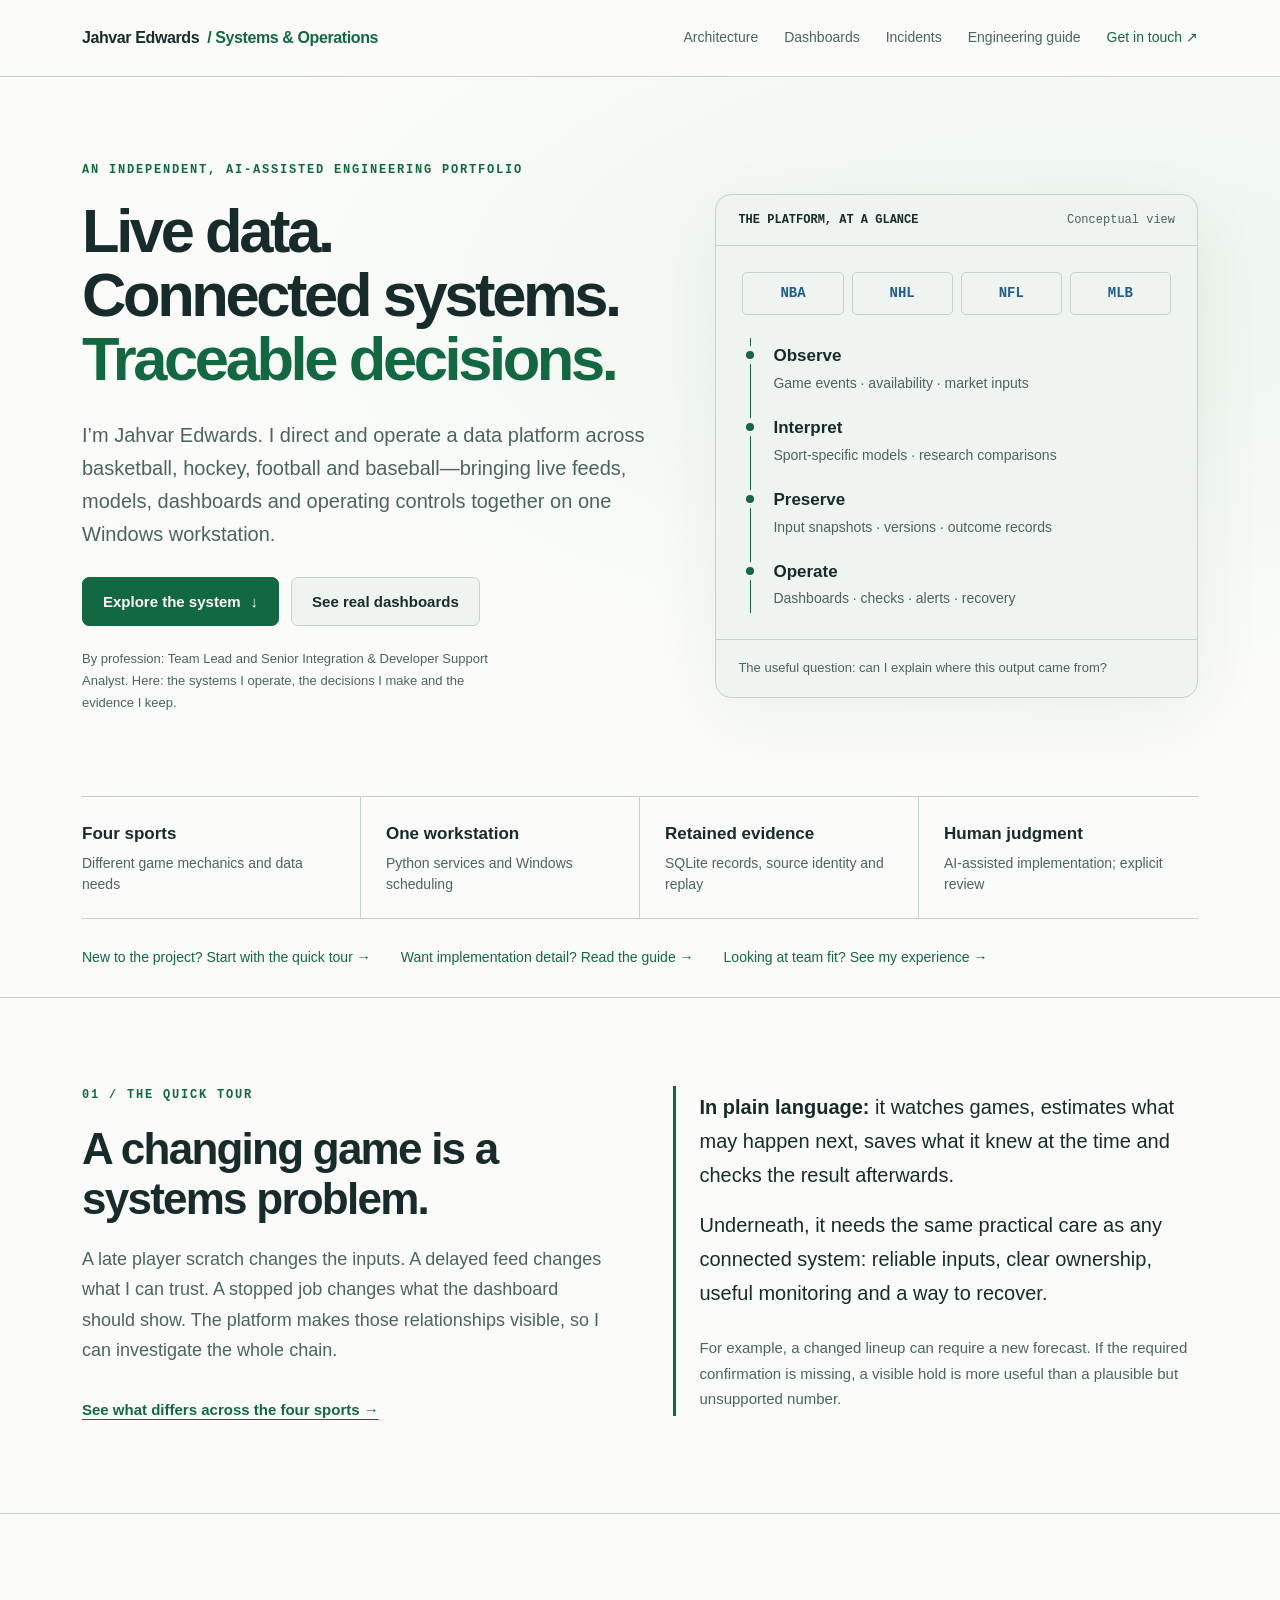
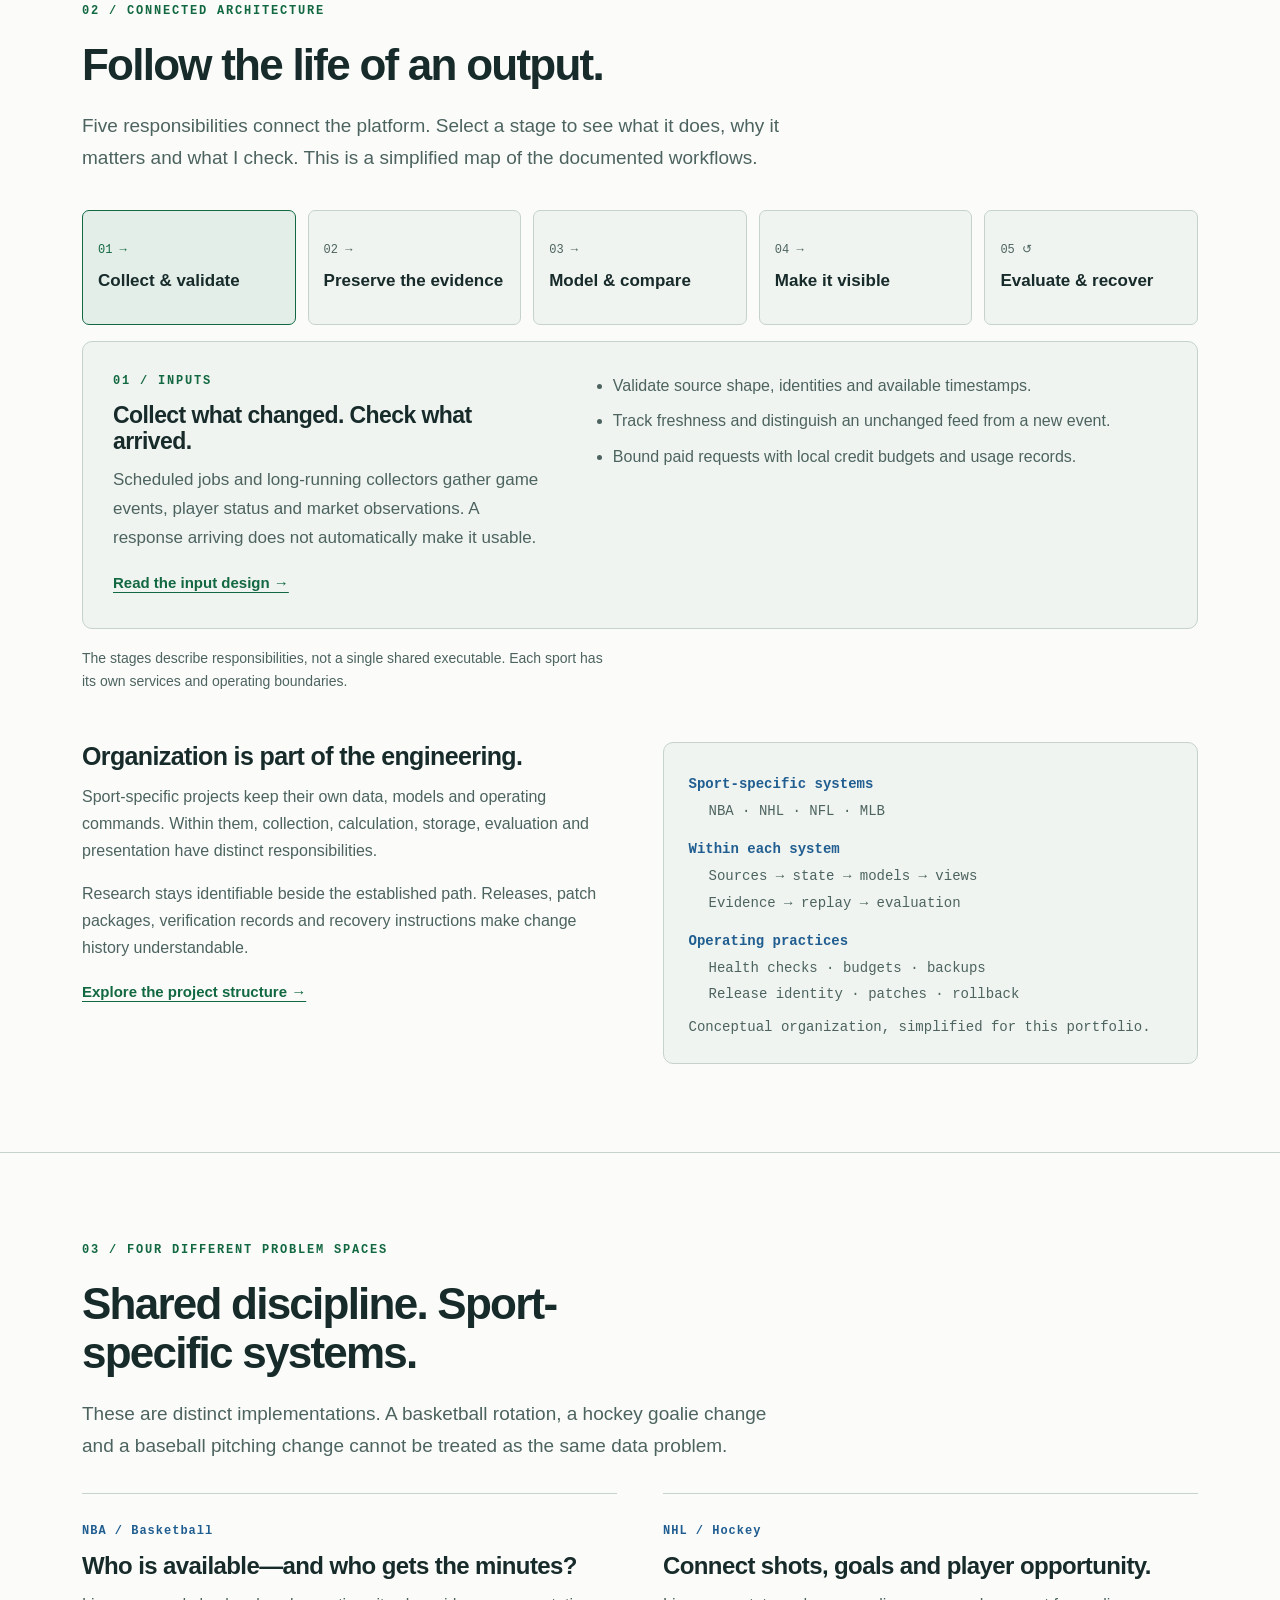
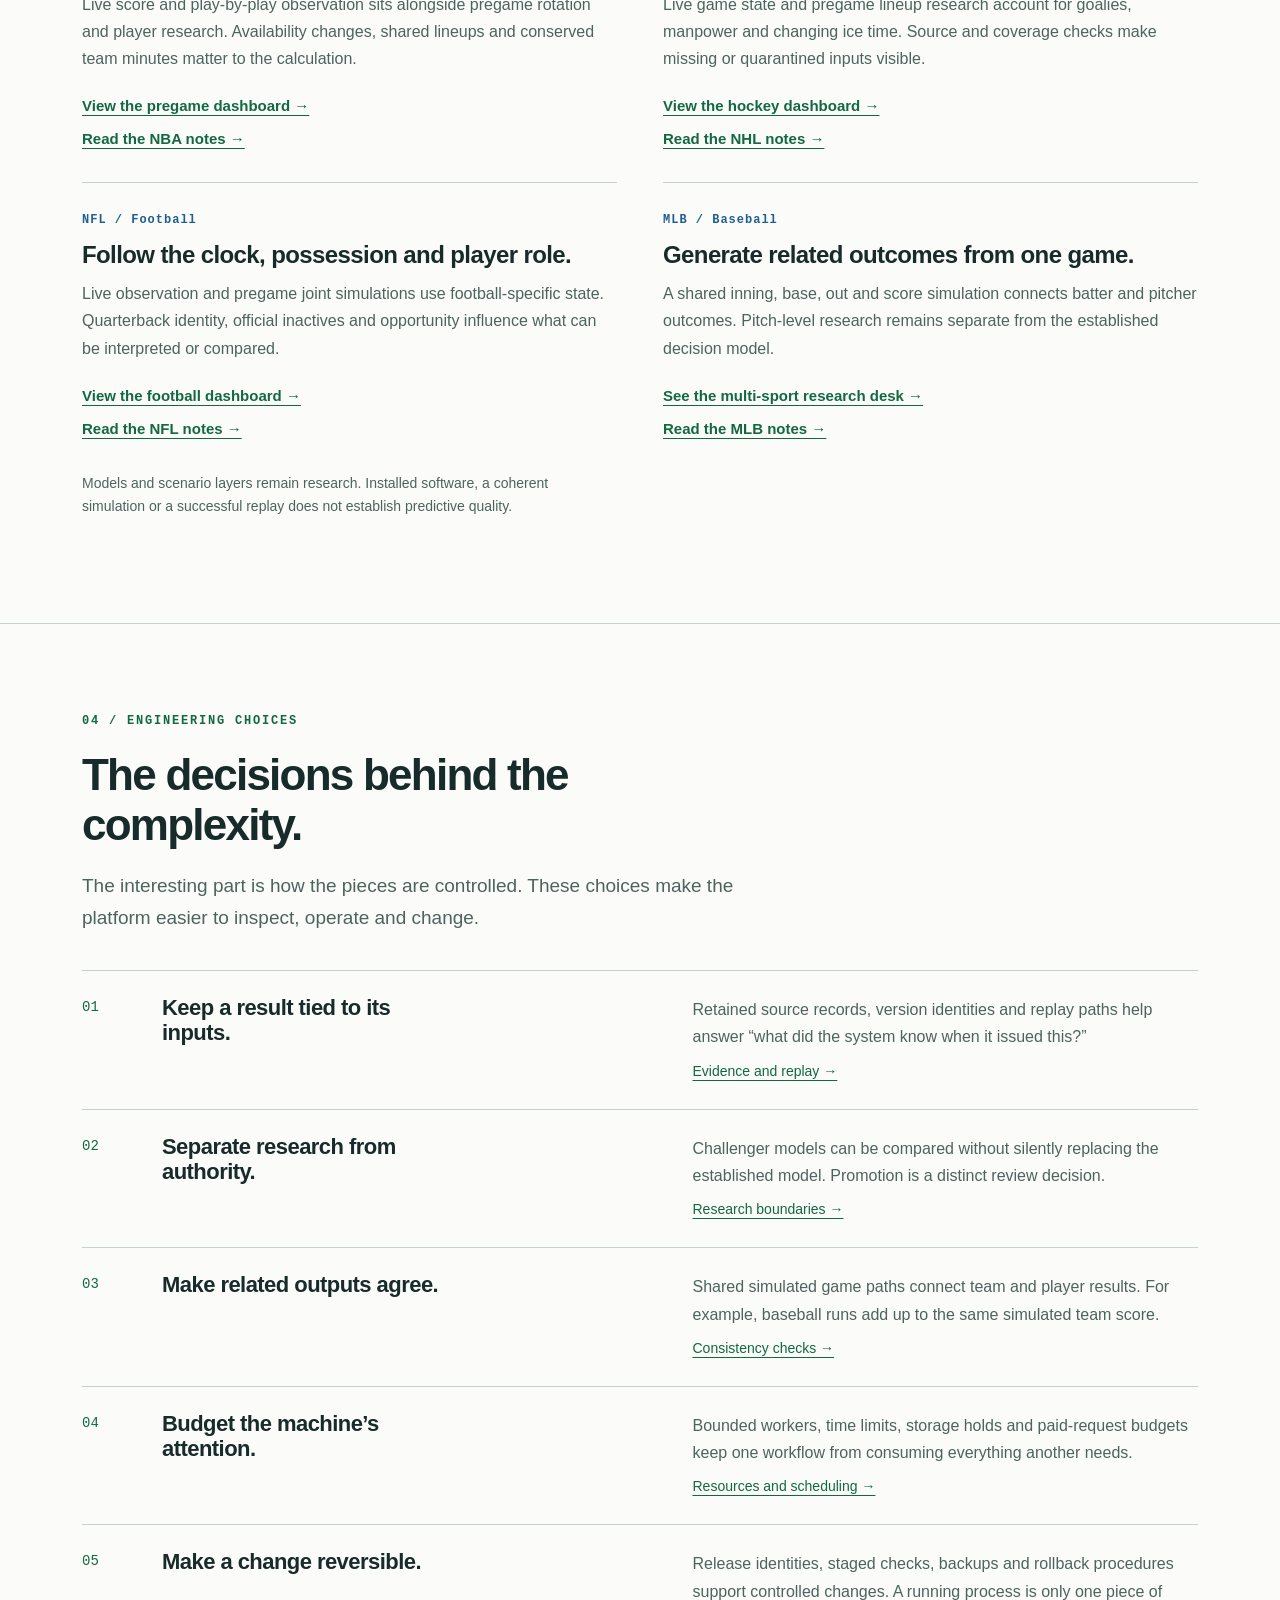
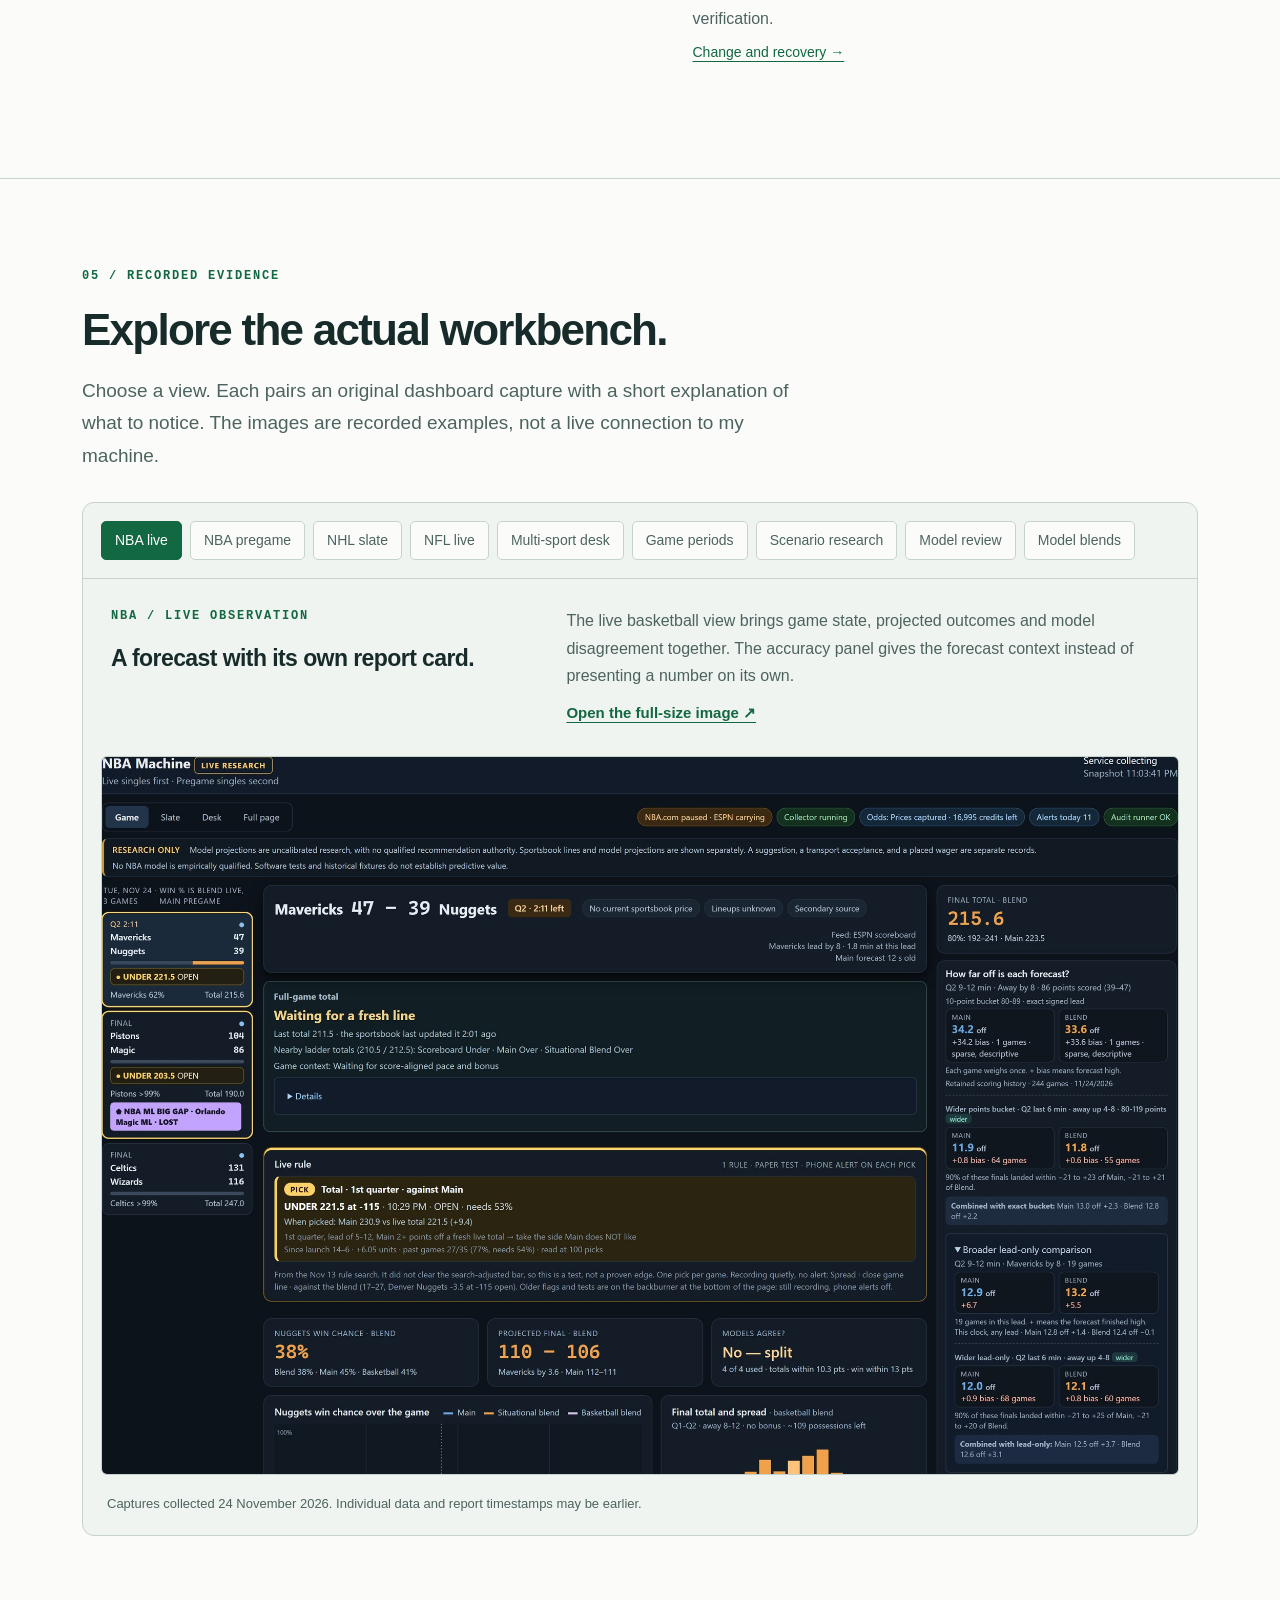
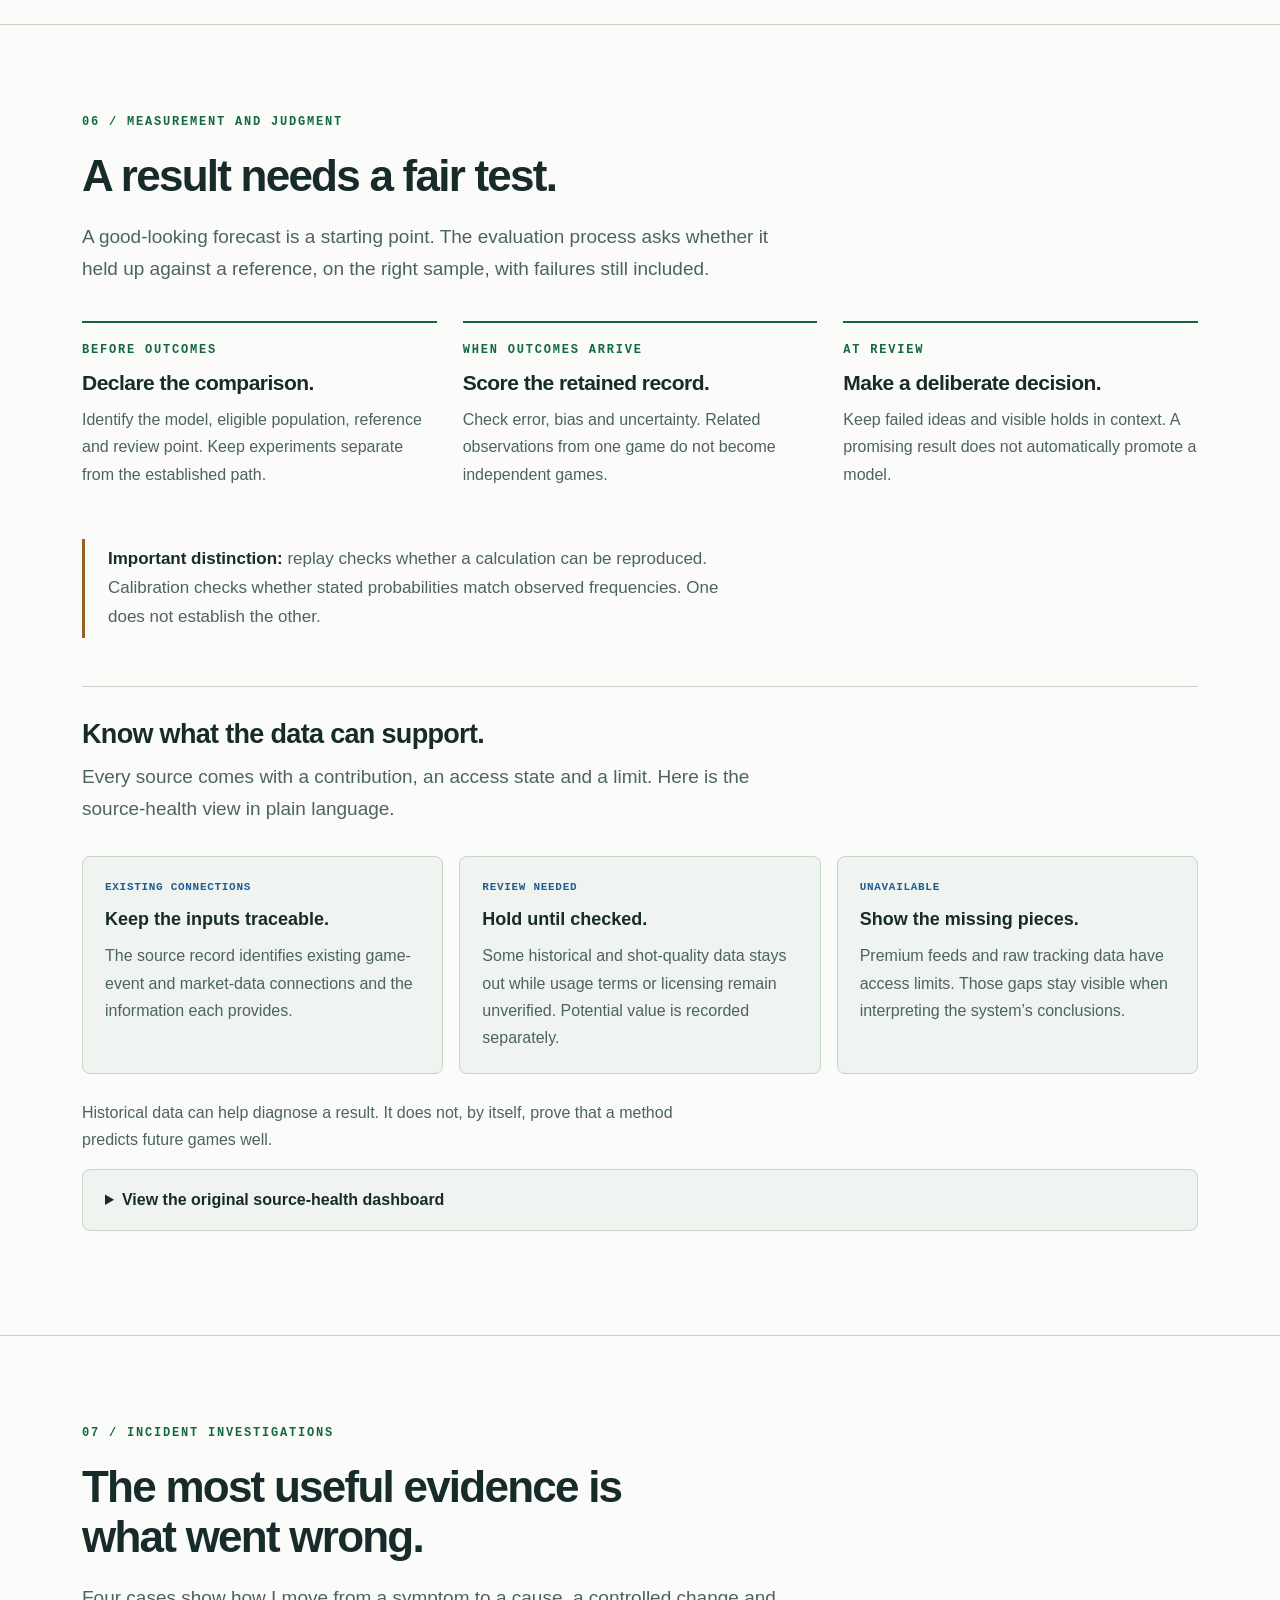
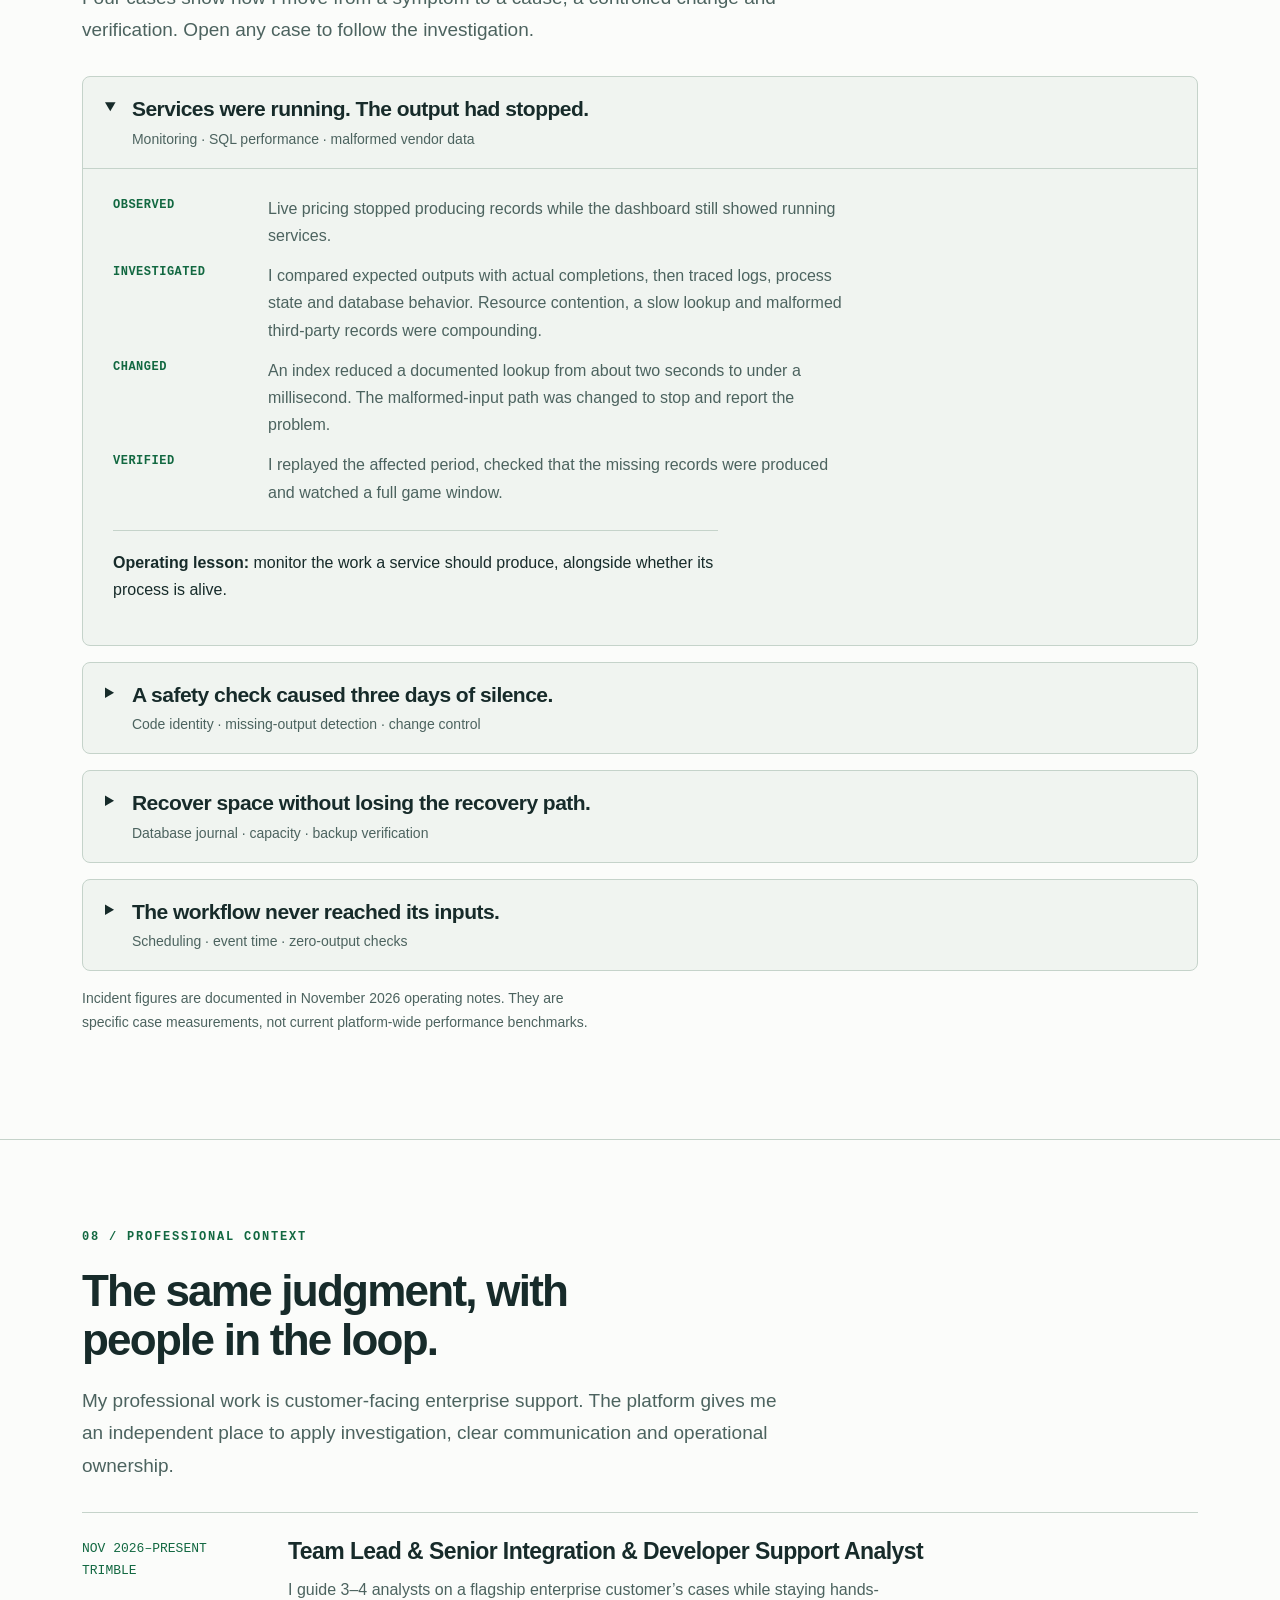
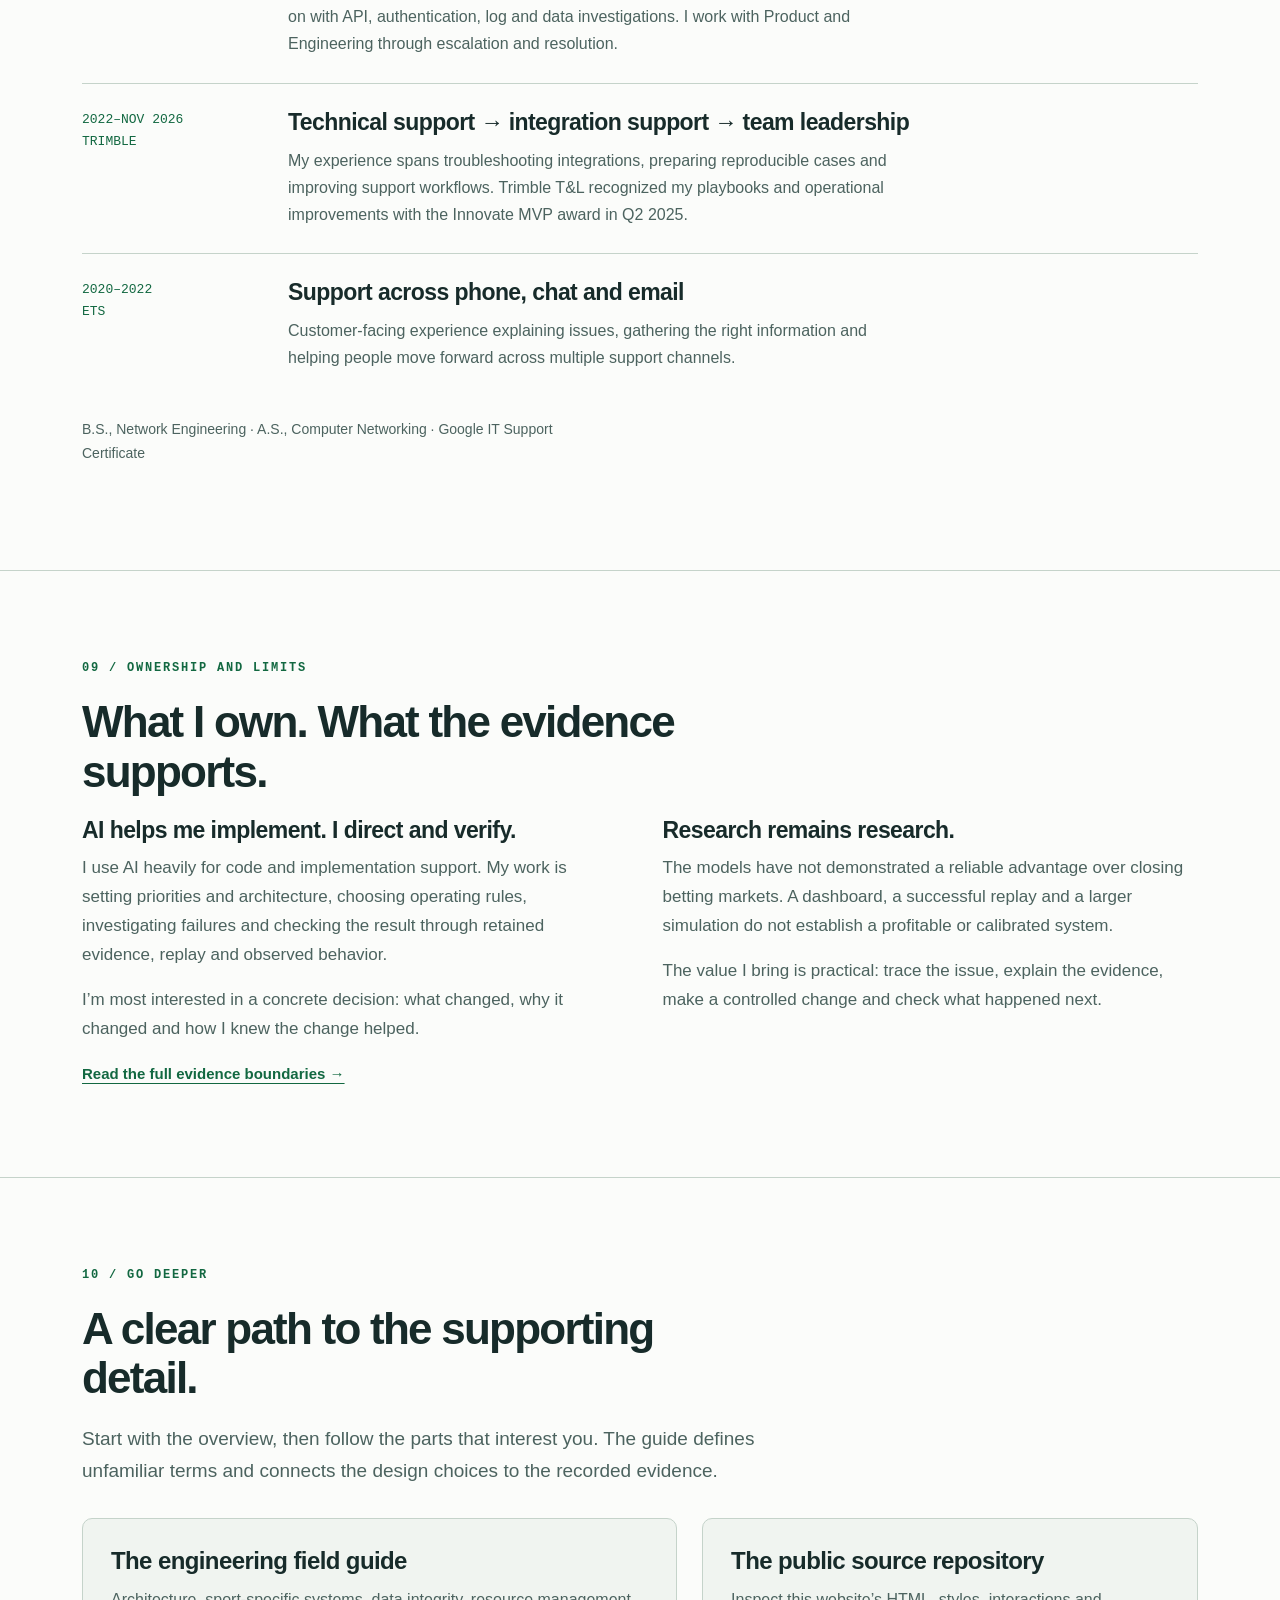
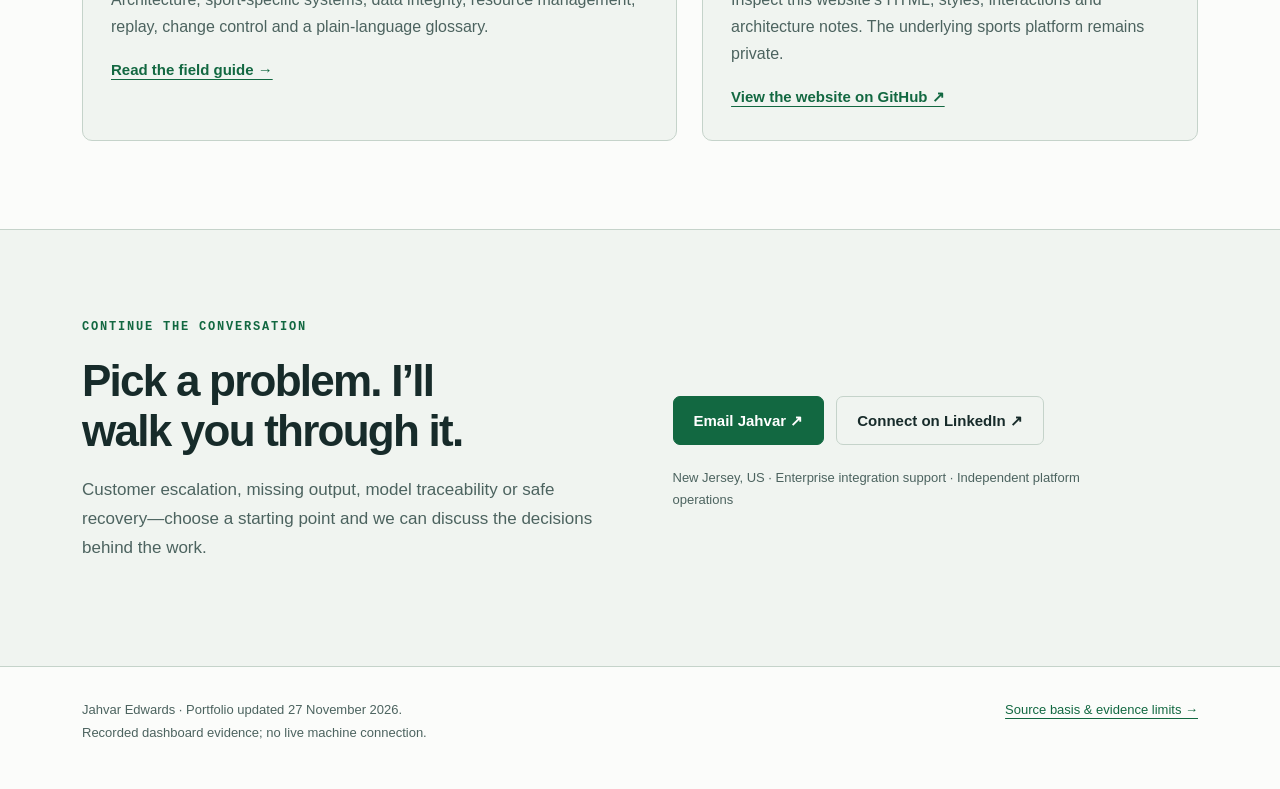
<file: index.html>
<!doctype html>
<html lang="en">
<head>
  <meta charset="utf-8">
  <meta name="viewport" content="width=device-width, initial-scale=1">
  <title>Jahvar Edwards | Systems, Evidence &amp; Operations</title>
  <meta name="description" content="Inside Jahvar Edwards’s AI-assisted, four-sport data platform: connected architecture, replayable evidence, thoughtful operations and real incident investigations.">
  <meta name="robots" content="noindex">
  <meta name="theme-color" content="#0b1015">
  <meta property="og:title" content="Jahvar Edwards | Systems, Evidence &amp; Operations">
  <meta property="og:description" content="Four sports. Connected systems. Explore the architecture, dashboards and decisions behind an independently operated data platform.">
  <meta property="og:type" content="website">
  <meta property="og:url" content="https://cptvar.github.io/">
  <link rel="stylesheet" href="styles.css">
  <script src="site.js" defer></script>
</head>
<body>
<a class="skip" href="#main">Skip to content</a>
<nav class="site-nav" aria-label="Main navigation"><div class="wrap nav-inner">
  <a class="brand" href="#main">Jahvar Edwards<span> / Systems &amp; Operations</span></a>
  <button class="menu-toggle" type="button" aria-expanded="false" aria-controls="primary-navigation">Menu <span aria-hidden="true">☰</span></button>
  <div class="nav-links" id="primary-navigation" data-open="false">
    <a href="#how">Architecture</a><a href="#see">Dashboards</a><a href="#broke">Incidents</a>
    <a href="engineering.html">Engineering guide</a><a class="nav-contact" href="#contact">Get in touch ↗</a>
  </div>
</div></nav>
<main id="main" tabindex="-1">
<header class="hero"><div class="wrap hero-grid">
  <div>
    <span class="eyebrow">An independent, AI-assisted engineering portfolio</span>
    <h1>Live data.<br>Connected systems.<br><span>Traceable decisions.</span></h1>
    <p class="lead">I’m Jahvar Edwards. I direct and operate a data platform across basketball,
    hockey, football and baseball—bringing live feeds, models, dashboards and operating controls
    together on one Windows workstation.</p>
    <div class="actions"><a class="button primary" href="#how">Explore the system <span aria-hidden="true">↓</span></a>
      <a class="button" href="#see">See real dashboards</a></div>
    <p class="hero-note">By profession: Team Lead and Senior Integration &amp; Developer Support Analyst.
    Here: the systems I operate, the decisions I make and the evidence I keep.</p>
  </div>
  <div class="system-cover" role="img" aria-label="Conceptual platform overview: NBA, NHL, NFL and MLB feeds connect to sport-specific models, retained evidence, dashboards and operating checks.">
    <div class="cover-heading"><strong>THE PLATFORM, AT A GLANCE</strong><span>Conceptual view</span></div>
    <div class="cover-body">
      <div class="league-pills" aria-hidden="true"><span>NBA</span><span>NHL</span><span>NFL</span><span>MLB</span></div>
      <div class="cover-rail" aria-hidden="true">
        <div class="cover-node"><strong>Observe</strong><span>Game events · availability · market inputs</span></div>
        <div class="cover-node"><strong>Interpret</strong><span>Sport-specific models · research comparisons</span></div>
        <div class="cover-node"><strong>Preserve</strong><span>Input snapshots · versions · outcome records</span></div>
        <div class="cover-node"><strong>Operate</strong><span>Dashboards · checks · alerts · recovery</span></div>
      </div>
    </div>
    <div class="cover-footer">The useful question: can I explain where this output came from?</div>
  </div>
</div></header>
<div class="wrap">
  <div class="foundation" aria-label="Platform foundations">
    <div><b>Four sports</b><span>Different game mechanics and data needs</span></div>
    <div><b>One workstation</b><span>Python services and Windows scheduling</span></div>
    <div><b>Retained evidence</b><span>SQLite records, source identity and replay</span></div>
    <div><b>Human judgment</b><span>AI-assisted implementation; explicit review</span></div>
  </div>
  <div class="tour-links" aria-label="Choose a reading path">
    <a href="#what">New to the project? Start with the quick tour →</a>
    <a href="engineering.html">Want implementation detail? Read the guide →</a>
    <a href="#fit">Looking at team fit? See my experience →</a>
  </div>
</div>

<section id="what"><div class="wrap split">
  <div><span class="eyebrow">01 / The quick tour</span><h2>A changing game is a systems problem.</h2>
    <p class="intro">A late player scratch changes the inputs. A delayed feed changes what I can trust.
    A stopped job changes what the dashboard should show. The platform makes those relationships
    visible, so I can investigate the whole chain.</p>
    <a class="text-link" href="#sports">See what differs across the four sports →</a>
  </div>
  <div class="explain">
    <p><strong>In plain language:</strong> it watches games, estimates what may happen next, saves
    what it knew at the time and checks the result afterwards.</p>
    <p>Underneath, it needs the same practical care as any connected system: reliable inputs,
    clear ownership, useful monitoring and a way to recover.</p>
    <div class="example">For example, a changed lineup can require a new forecast. If the required
    confirmation is missing, a visible hold is more useful than a plausible but unsupported number.</div>
  </div>
</div></section>

<section id="how"><div class="wrap">
  <span class="eyebrow">02 / Connected architecture</span><h2>Follow the life of an output.</h2>
  <p class="intro">Five responsibilities connect the platform. Select a stage to see what it does,
  why it matters and what I check. This is a simplified map of the documented workflows.</p>
  <ol class="architecture-controls" aria-label="Explore architecture stages">
    <li><button class="stage-button" type="button" data-stage="collect" aria-pressed="true" aria-controls="architecture-detail"><span class="num">01 →</span><strong>Collect &amp; validate</strong></button></li>
    <li><button class="stage-button" type="button" data-stage="preserve" aria-pressed="false" aria-controls="architecture-detail"><span class="num">02 →</span><strong>Preserve the evidence</strong></button></li>
    <li><button class="stage-button" type="button" data-stage="model" aria-pressed="false" aria-controls="architecture-detail"><span class="num">03 →</span><strong>Model &amp; compare</strong></button></li>
    <li><button class="stage-button" type="button" data-stage="publish" aria-pressed="false" aria-controls="architecture-detail"><span class="num">04 →</span><strong>Make it visible</strong></button></li>
    <li><button class="stage-button" type="button" data-stage="review" aria-pressed="false" aria-controls="architecture-detail"><span class="num">05 ↺</span><strong>Evaluate &amp; recover</strong></button></li>
  </ol>
  <div id="architecture-detail" class="architecture-panel" aria-live="polite" aria-atomic="true">
    <div><span class="eyebrow" id="stage-label">01 / Inputs</span><h3 id="stage-title">Collect what changed. Check what arrived.</h3>
      <p id="stage-copy">Scheduled jobs and long-running collectors gather game events, player status and market observations. A response arriving does not automatically make it usable.</p>
      <a class="text-link" id="stage-link" href="engineering.html#inputs">Read the input design →</a></div>
    <ul id="stage-checks"><li>Validate source shape, identities and available timestamps.</li><li>Track freshness and distinguish an unchanged feed from a new event.</li><li>Bound paid requests with local credit budgets and usage records.</li></ul>
  </div>
  <noscript><p class="no-script">The interactive tour needs JavaScript. The <a href="engineering.html#architecture">engineering guide explains all five stages</a>.</p></noscript>
  <p class="architecture-note">The stages describe responsibilities, not a single shared executable. Each sport has its own services and operating boundaries.</p>
  <div class="organization">
    <div><h3>Organization is part of the engineering.</h3>
      <p>Sport-specific projects keep their own data, models and operating commands. Within them,
      collection, calculation, storage, evaluation and presentation have distinct responsibilities.</p>
      <p>Research stays identifiable beside the established path. Releases, patch packages,
      verification records and recovery instructions make change history understandable.</p>
      <a class="text-link" href="engineering.html#organization">Explore the project structure →</a></div>
    <div class="tree" aria-label="Conceptual organization, not an exact directory listing">
      <span class="tree-group"><strong>Sport-specific systems</strong><span>NBA · NHL · NFL · MLB</span></span>
      <span class="tree-group"><strong>Within each system</strong><span>Sources → state → models → views</span><span>Evidence → replay → evaluation</span></span>
      <span class="tree-group"><strong>Operating practices</strong><span>Health checks · budgets · backups</span><span>Release identity · patches · rollback</span></span>
      <span class="small">Conceptual organization, simplified for this portfolio.</span>
    </div>
  </div>
</div></section>

<section id="sports"><div class="wrap">
  <span class="eyebrow">03 / Four different problem spaces</span><h2>Shared discipline. Sport-specific systems.</h2>
  <p class="intro">These are distinct implementations. A basketball rotation, a hockey goalie change
  and a baseball pitching change cannot be treated as the same data problem.</p>
  <div class="sport-grid">
    <article class="sport"><span class="league">NBA / Basketball</span><h3>Who is available—and who gets the minutes?</h3>
      <p>Live score and play-by-play observation sits alongside pregame rotation and player research.
      Availability changes, shared lineups and conserved team minutes matter to the calculation.</p>
      <a class="text-link" href="#see" data-gallery-link="nbapre">View the pregame dashboard →</a>
      <br><a class="text-link" href="engineering.html#nba">Read the NBA notes →</a></article>
    <article class="sport"><span class="league">NHL / Hockey</span><h3>Connect shots, goals and player opportunity.</h3>
      <p>Live game state and pregame lineup research account for goalies, manpower and changing ice
      time. Source and coverage checks make missing or quarantined inputs visible.</p>
      <a class="text-link" href="#see" data-gallery-link="hockey">View the hockey dashboard →</a>
      <br><a class="text-link" href="engineering.html#nhl">Read the NHL notes →</a></article>
    <article class="sport"><span class="league">NFL / Football</span><h3>Follow the clock, possession and player role.</h3>
      <p>Live observation and pregame joint simulations use football-specific state. Quarterback
      identity, official inactives and opportunity influence what can be interpreted or compared.</p>
      <a class="text-link" href="#see" data-gallery-link="football">View the football dashboard →</a>
      <br><a class="text-link" href="engineering.html#nfl">Read the NFL notes →</a></article>
    <article class="sport"><span class="league">MLB / Baseball</span><h3>Generate related outcomes from one game.</h3>
      <p>A shared inning, base, out and score simulation connects batter and pitcher outcomes.
      Pitch-level research remains separate from the established decision model.</p>
      <a class="text-link" href="#see" data-gallery-link="desk">See the multi-sport research desk →</a>
      <br><a class="text-link" href="engineering.html#mlb">Read the MLB notes →</a></article>
  </div>
  <p class="small">Models and scenario layers remain research. Installed software, a coherent simulation
  or a successful replay does not establish predictive quality.</p>
</div></section>

<section id="engineering"><div class="wrap">
  <span class="eyebrow">04 / Engineering choices</span><h2>The decisions behind the complexity.</h2>
  <p class="intro">The interesting part is how the pieces are controlled. These choices make the
  platform easier to inspect, operate and change.</p>
  <div class="pattern-list">
    <article class="pattern"><span class="index">01</span><h3>Keep a result tied to its inputs.</h3><p>Retained source records, version identities and replay paths help answer “what did the system know when it issued this?”<br><a href="engineering.html#evidence">Evidence and replay →</a></p></article>
    <article class="pattern"><span class="index">02</span><h3>Separate research from authority.</h3><p>Challenger models can be compared without silently replacing the established model. Promotion is a distinct review decision.<br><a href="engineering.html#research">Research boundaries →</a></p></article>
    <article class="pattern"><span class="index">03</span><h3>Make related outputs agree.</h3><p>Shared simulated game paths connect team and player results. For example, baseball runs add up to the same simulated team score.<br><a href="engineering.html#coherence">Consistency checks →</a></p></article>
    <article class="pattern"><span class="index">04</span><h3>Budget the machine’s attention.</h3><p>Bounded workers, time limits, storage holds and paid-request budgets keep one workflow from consuming everything another needs.<br><a href="engineering.html#operations">Resources and scheduling →</a></p></article>
    <article class="pattern"><span class="index">05</span><h3>Make a change reversible.</h3><p>Release identities, staged checks, backups and rollback procedures support controlled changes. A running process is only one piece of verification.<br><a href="engineering.html#changes">Change and recovery →</a></p></article>
  </div>
</div></section>

<section id="see"><div class="wrap">
  <span class="eyebrow">05 / Recorded evidence</span><h2>Explore the actual workbench.</h2>
  <p class="intro">Choose a view. Each pairs an original dashboard capture with a short explanation
  of what to notice. The images are recorded examples, not a live connection to my machine.</p>
  <figure class="gallery">
    <div class="gallery-controls" role="group" aria-label="Choose a dashboard view">
      <button class="shot-button" type="button" data-shot="basketball" aria-pressed="true" aria-controls="gallery-view">NBA live</button>
      <button class="shot-button" type="button" data-shot="nbapre" aria-pressed="false" aria-controls="gallery-view">NBA pregame</button>
      <button class="shot-button" type="button" data-shot="hockey" aria-pressed="false" aria-controls="gallery-view">NHL slate</button>
      <button class="shot-button" type="button" data-shot="football" aria-pressed="false" aria-controls="gallery-view">NFL live</button>
      <button class="shot-button" type="button" data-shot="desk" aria-pressed="false" aria-controls="gallery-view">Multi-sport desk</button>
      <button class="shot-button" type="button" data-shot="periods" aria-pressed="false" aria-controls="gallery-view">Game periods</button>
      <button class="shot-button" type="button" data-shot="scenario" aria-pressed="false" aria-controls="gallery-view">Scenario research</button>
      <button class="shot-button" type="button" data-shot="review" aria-pressed="false" aria-controls="gallery-view">Model review</button>
      <button class="shot-button" type="button" data-shot="blends" aria-pressed="false" aria-controls="gallery-view">Model blends</button>
    </div>
    <div id="gallery-view">
      <div class="gallery-copy" aria-live="polite" aria-atomic="true">
        <div><span class="eyebrow" id="shot-category">NBA / Live observation</span><h3 id="shot-title">A forecast with its own report card.</h3></div>
        <div><p id="shot-copy">The live basketball view brings game state, projected outcomes and model disagreement together. The accuracy panel gives the forecast context instead of presenting a number on its own.</p>
          <a class="text-link" id="shot-full" href="img_nba.jpg">Open the full-size image ↗</a></div>
      </div>
      <div class="gallery-image"><a id="shot-image-link" href="img_nba.jpg" aria-label="Open full-size NBA live dashboard"><img id="shot-image" src="img_nba.jpg" width="2100" height="1400" loading="lazy" decoding="async" alt="Recorded NBA live dashboard with game projections and a model accuracy panel"></a></div>
    </div>
    <figcaption>Captures collected 24 November 2026. Individual data and report timestamps may be earlier.</figcaption>
  </figure>
  <noscript><div class="no-script"><p>All dashboard images are available without the interactive selector:</p><ul><li><a href="img_nba.jpg">NBA live</a></li><li><a href="img_nbapre.jpg">NBA pregame</a></li><li><a href="img_dash.jpg">NHL</a></li><li><a href="img_nfl.jpg">NFL</a></li><li><a href="img_mlb.jpg">Multi-sport desk</a></li><li><a href="img_periods.jpg">Game periods</a></li><li><a href="img_scenario.jpg">Scenarios</a></li><li><a href="img_review.jpg">Review</a></li><li><a href="img_blends.jpg">Blends</a></li></ul></div></noscript>
</div></section>

<section id="grade"><div class="wrap">
  <span class="eyebrow">06 / Measurement and judgment</span><h2>A result needs a fair test.</h2>
  <p class="intro">A good-looking forecast is a starting point. The evaluation process asks whether
  it held up against a reference, on the right sample, with failures still included.</p>
  <div class="steps">
    <div class="evaluation-step"><span class="eyebrow">Before outcomes</span><h3>Declare the comparison.</h3><p>Identify the model, eligible population, reference and review point. Keep experiments separate from the established path.</p></div>
    <div class="evaluation-step"><span class="eyebrow">When outcomes arrive</span><h3>Score the retained record.</h3><p>Check error, bias and uncertainty. Related observations from one game do not become independent games.</p></div>
    <div class="evaluation-step"><span class="eyebrow">At review</span><h3>Make a deliberate decision.</h3><p>Keep failed ideas and visible holds in context. A promising result does not automatically promote a model.</p></div>
  </div>
  <p class="boundary"><strong>Important distinction:</strong> replay checks whether a calculation can
  be reproduced. Calibration checks whether stated probabilities match observed frequencies. One does
  not establish the other.</p>
  <div class="source-overview" id="sources">
    <h3>Know what the data can support.</h3><p class="intro">Every source comes with a contribution,
    an access state and a limit. Here is the source-health view in plain language.</p>
    <div class="source-grid">
      <div class="source-card"><span class="status">EXISTING CONNECTIONS</span><strong>Keep the inputs traceable.</strong><p>The source record identifies existing game-event and market-data connections and the information each provides.</p></div>
      <div class="source-card"><span class="status">REVIEW NEEDED</span><strong>Hold until checked.</strong><p>Some historical and shot-quality data stays out while usage terms or licensing remain unverified. Potential value is recorded separately.</p></div>
      <div class="source-card"><span class="status">UNAVAILABLE</span><strong>Show the missing pieces.</strong><p>Premium feeds and raw tracking data have access limits. Those gaps stay visible when interpreting the system’s conclusions.</p></div>
    </div>
    <p class="source-boundary">Historical data can help diagnose a result. It does not, by itself,
    prove that a method predicts future games well.</p>
    <details><summary>View the original source-health dashboard</summary><div class="detail-body">
      <p>The archived technical view records source-by-source access states and coverage. Its states
      describe the capture, not a current access check.</p><p><a href="img_sources.jpg">Open the full-size source-health image ↗</a></p>
      <figure><img src="img_sources.jpg" width="1700" height="909" loading="lazy" decoding="async" alt="Archived source-health table showing existing feeds, unverified terms or licensing and unavailable data"><figcaption>Original dashboard evidence; the summary above explains the decisions.</figcaption></figure>
    </div></details>
  </div>
</div></section>

<section id="broke"><div class="wrap">
  <span class="eyebrow">07 / Incident investigations</span><h2>The most useful evidence is what went wrong.</h2>
  <p class="intro">Four cases show how I move from a symptom to a cause, a controlled change and
  verification. Open any case to follow the investigation.</p>
  <details open id="case-output"><summary><span class="case-summary"><strong>Services were running. The output had stopped.</strong><span>Monitoring · SQL performance · malformed vendor data</span></span></summary><div class="case-body">
    <dl><dt>Observed</dt><dd>Live pricing stopped producing records while the dashboard still showed running services.</dd>
      <dt>Investigated</dt><dd>I compared expected outputs with actual completions, then traced logs, process state and database behavior. Resource contention, a slow lookup and malformed third-party records were compounding.</dd>
      <dt>Changed</dt><dd>An index reduced a documented lookup from about two seconds to under a millisecond. The malformed-input path was changed to stop and report the problem.</dd>
      <dt>Verified</dt><dd>I replayed the affected period, checked that the missing records were produced and watched a full game window.</dd></dl>
    <p class="case-lesson"><strong>Operating lesson:</strong> monitor the work a service should produce, alongside whether its process is alive.</p>
  </div></details>
  <details id="case-identity"><summary><span class="case-summary"><strong>A safety check caused three days of silence.</strong><span>Code identity · missing-output detection · change control</span></span></summary><div class="case-body">
    <dl><dt>Observed</dt><dd>A downstream workflow produced nothing after I edited a watched file.</dd><dt>Investigated</dt><dd>The code fingerprint no longer matched. The component correctly refused to run, but that refusal was not being surfaced clearly.</dd><dt>Changed</dt><dd>I made the hold visible through alerting and began batching changes that touched model-affecting code into a planned window.</dd><dt>Verified</dt><dd>The investigation compared expected and actual job completions—the check the green status page had been missing.</dd></dl>
    <p class="case-lesson"><strong>Operating lesson:</strong> a deliberate safety hold needs an observable status and a clear next action.</p>
  </div></details>
  <details id="case-storage"><summary><span class="case-summary"><strong>Recover space without losing the recovery path.</strong><span>Database journal · capacity · backup verification</span></span></summary><div class="case-body">
    <dl><dt>Observed</dt><dd>A database journal had grown to roughly 122 GB and was putting the volume under pressure.</dd><dt>Investigated</dt><dd>I established what recovery depended on and what state had to be retained before making a change.</dd><dt>Changed</dt><dd>I kept a verified copy, reduced the journal to about 36 GB and retained the pre-change copy until the next day.</dd><dt>Verified</dt><dd>I confirmed the database opened and queried correctly before removing the old copy.</dd></dl>
    <p class="case-lesson"><strong>Operating lesson:</strong> understand dependencies, preserve a recovery point, change, verify, then clean up.</p>
  </div></details>
  <details id="case-timing"><summary><span class="case-summary"><strong>The workflow never reached its inputs.</strong><span>Scheduling · event time · zero-output checks</span></span></summary><div class="case-body">
    <dl><dt>Observed</dt><dd>A component’s evaluation history was empty across the games it had been scheduled for.</dd><dt>Investigated</dt><dd>Stages used scheduled game start rather than actual start. Their eligibility windows could close before the required inputs arrived.</dd><dt>Changed</dt><dd>I corrected the timing reference and added a check for zero output during a period when work should have occurred.</dd><dt>Verified</dt><dd>The audit treated eligible work and actual output as separate questions, rather than relying on the absence of exceptions.</dd></dl>
    <p class="case-lesson"><strong>Operating lesson:</strong> “nothing failed” and “the work happened” are different claims.</p>
  </div></details>
  <p class="small">Incident figures are documented in November 2026 operating notes. They are specific
  case measurements, not current platform-wide performance benchmarks.</p>
</div></section>

<section id="fit"><div class="wrap">
  <span class="eyebrow">08 / Professional context</span><h2>The same judgment, with people in the loop.</h2>
  <p class="intro">My professional work is customer-facing enterprise support. The platform gives me
  an independent place to apply investigation, clear communication and operational ownership.</p>
  <div class="career-row"><div class="when">NOV 2026–PRESENT<br>TRIMBLE</div><div><h3>Team Lead &amp; Senior Integration &amp; Developer Support Analyst</h3><p>I guide 3–4 analysts on a flagship enterprise customer’s cases while staying hands-on with API, authentication, log and data investigations. I work with Product and Engineering through escalation and resolution.</p></div></div>
  <div class="career-row"><div class="when">2022–NOV 2026<br>TRIMBLE</div><div><h3>Technical support → integration support → team leadership</h3><p>My experience spans troubleshooting integrations, preparing reproducible cases and improving support workflows. Trimble T&amp;L recognized my playbooks and operational improvements with the Innovate MVP award in Q2 2025.</p></div></div>
  <div class="career-row"><div class="when">2020–2022<br>ETS</div><div><h3>Support across phone, chat and email</h3><p>Customer-facing experience explaining issues, gathering the right information and helping people move forward across multiple support channels.</p></div></div>
  <p class="credentials">B.S., Network Engineering · A.S., Computer Networking · Google IT Support Certificate</p>
</div></section>

<section id="learned"><div class="wrap">
  <span class="eyebrow">09 / Ownership and limits</span><h2>What I own. What the evidence supports.</h2>
  <div class="ownership-grid"><div><h3>AI helps me implement. I direct and verify.</h3><p>I use AI heavily for code and implementation support. My work is setting priorities and architecture, choosing operating rules, investigating failures and checking the result through retained evidence, replay and observed behavior.</p><p>I’m most interested in a concrete decision: what changed, why it changed and how I knew the change helped.</p></div>
    <div><h3>Research remains research.</h3><p>The models have not demonstrated a reliable advantage over closing betting markets. A dashboard, a successful replay and a larger simulation do not establish a profitable or calibrated system.</p><p>The value I bring is practical: trace the issue, explain the evidence, make a controlled change and check what happened next.</p></div></div>
  <a class="text-link" href="engineering.html#boundaries">Read the full evidence boundaries →</a>
</div></section>

<section id="references"><div class="wrap">
  <span class="eyebrow">10 / Go deeper</span><h2>A clear path to the supporting detail.</h2>
  <p class="intro">Start with the overview, then follow the parts that interest you. The guide defines
  unfamiliar terms and connects the design choices to the recorded evidence.</p>
  <div class="reference-grid"><article class="reference"><h3>The engineering field guide</h3><p>Architecture, sport-specific systems, data integrity, resource management, replay, change control and a plain-language glossary.</p><a class="text-link" href="engineering.html">Read the field guide →</a></article>
    <article class="reference"><h3>The public source repository</h3><p>Inspect this website’s HTML, styles, interactions and architecture notes. The underlying sports platform remains private.</p><a class="text-link" href="https://github.com/Cptvar/Cptvar.github.io">View the website on GitHub ↗</a></article></div>
</div></section>

<section id="contact" class="contact"><div class="wrap split"><div><span class="eyebrow">Continue the conversation</span><h2>Pick a problem. I’ll walk you through it.</h2><p>Customer escalation, missing output, model traceability or safe recovery—choose a starting point and we can discuss the decisions behind the work.</p></div><div><div class="actions"><a class="button primary" href="mailto:jahvaredwards@gmail.com">Email Jahvar ↗</a><a class="button" href="https://www.linkedin.com/in/jahvar-edwards/">Connect on LinkedIn ↗</a></div><p class="hero-note">New Jersey, US · Enterprise integration support · Independent platform operations</p></div></div></section>
</main>
<footer><div class="wrap"><p>Jahvar Edwards · Portfolio updated 27 November 2026.<br>Recorded dashboard evidence; no live machine connection.</p><a href="engineering.html#references">Source basis &amp; evidence limits →</a></div></footer>
</body>
</html>
</file>
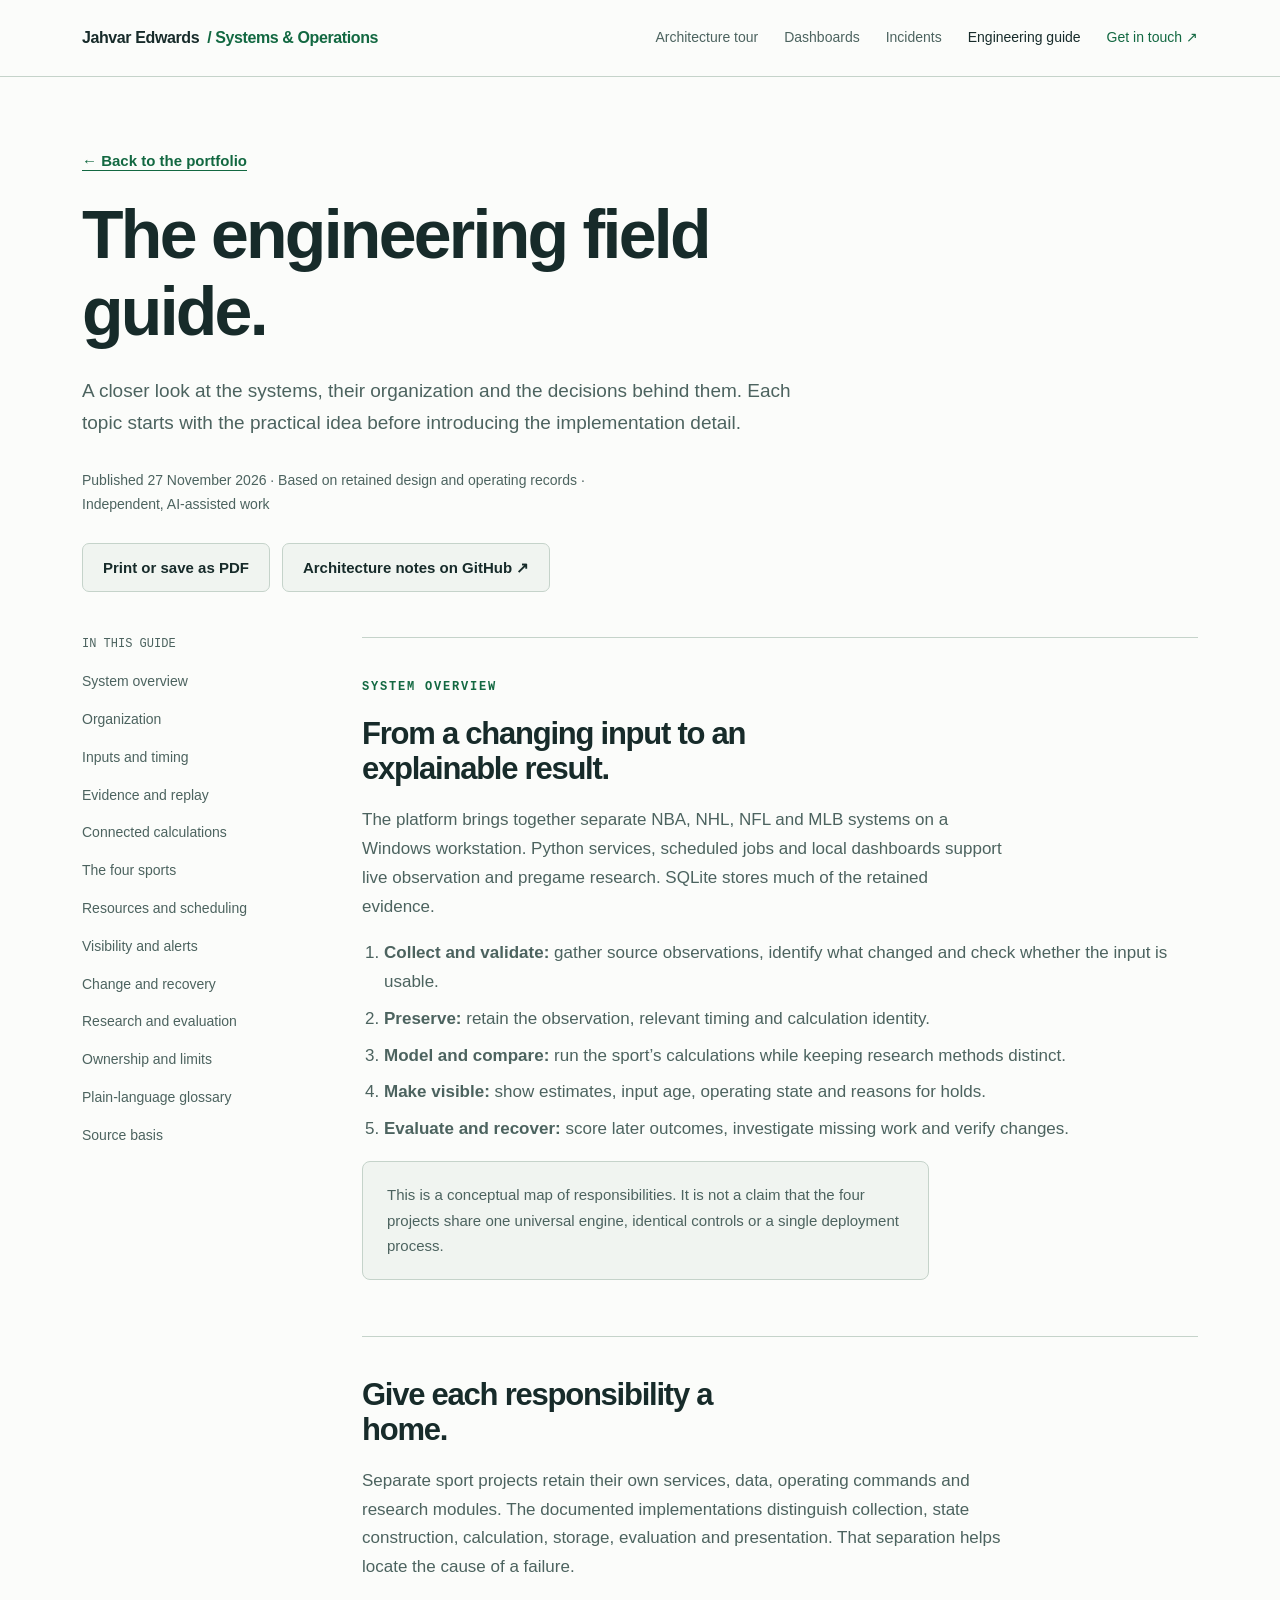
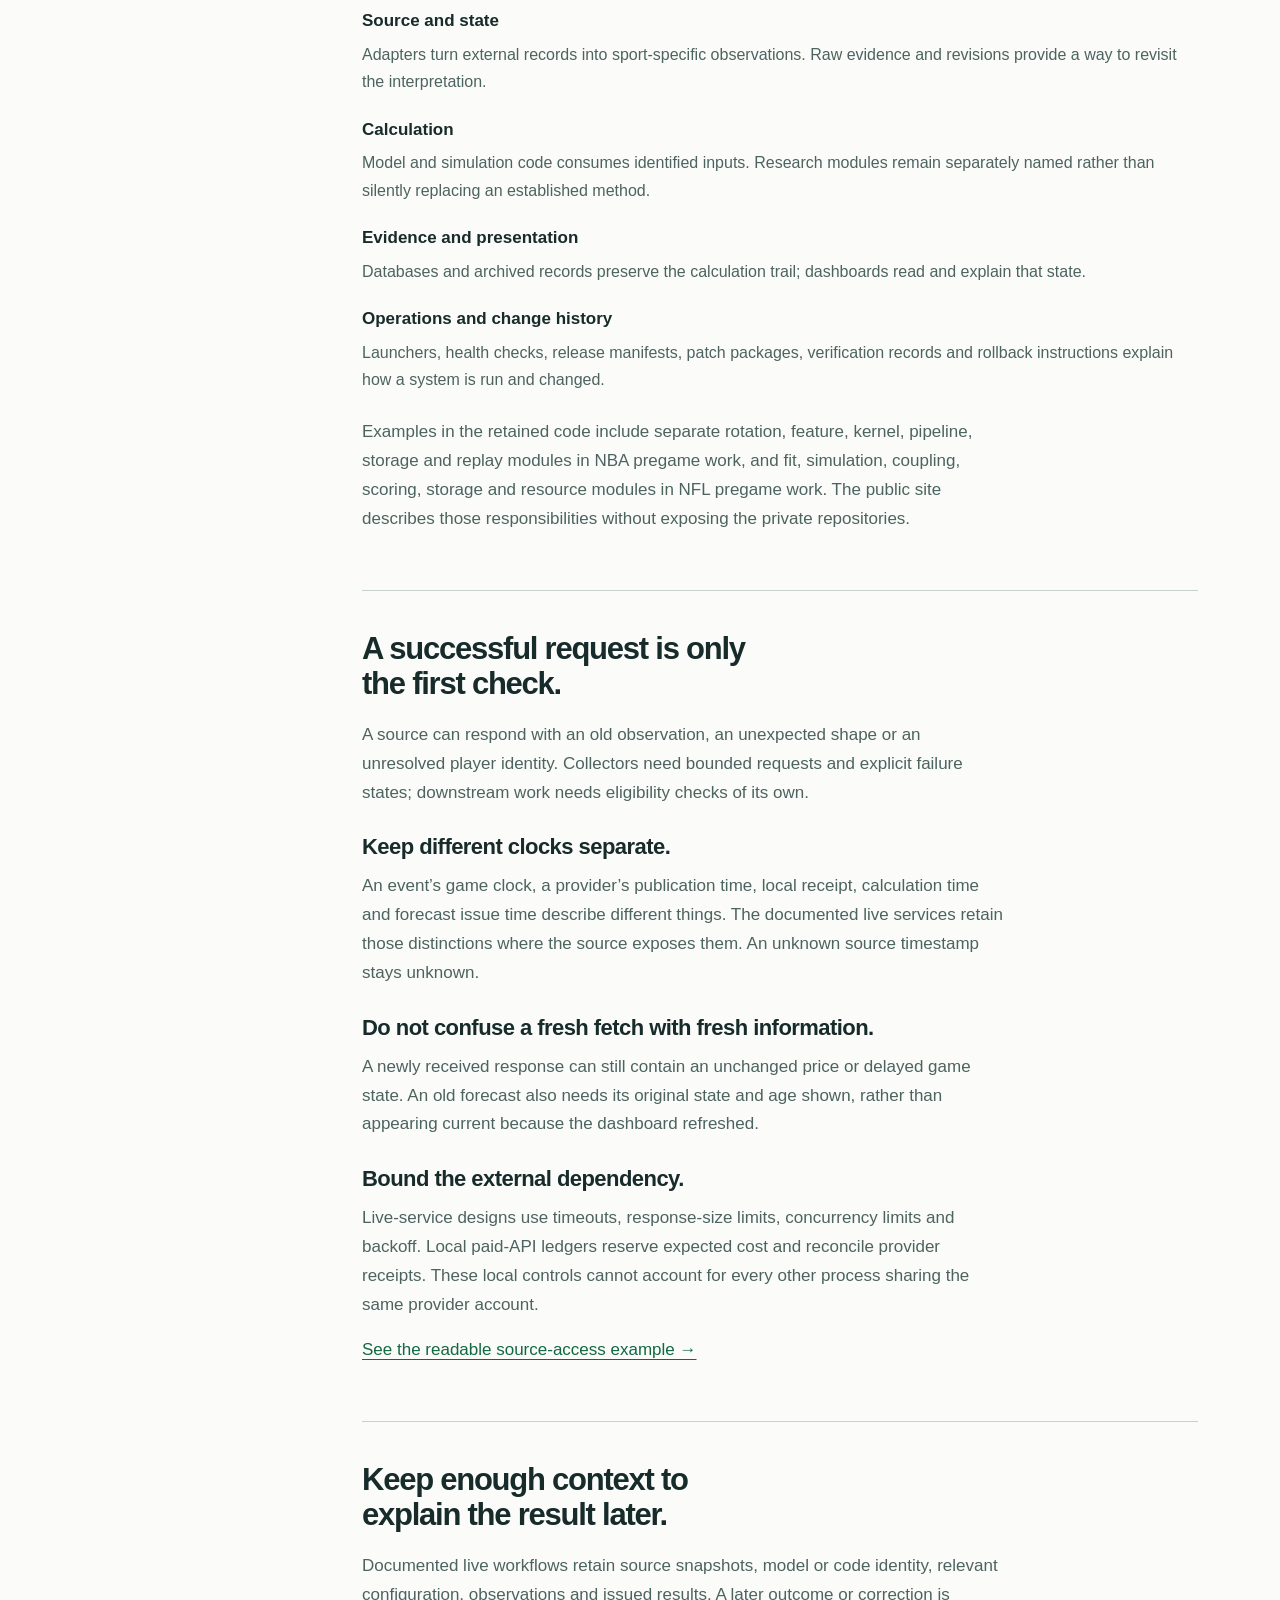
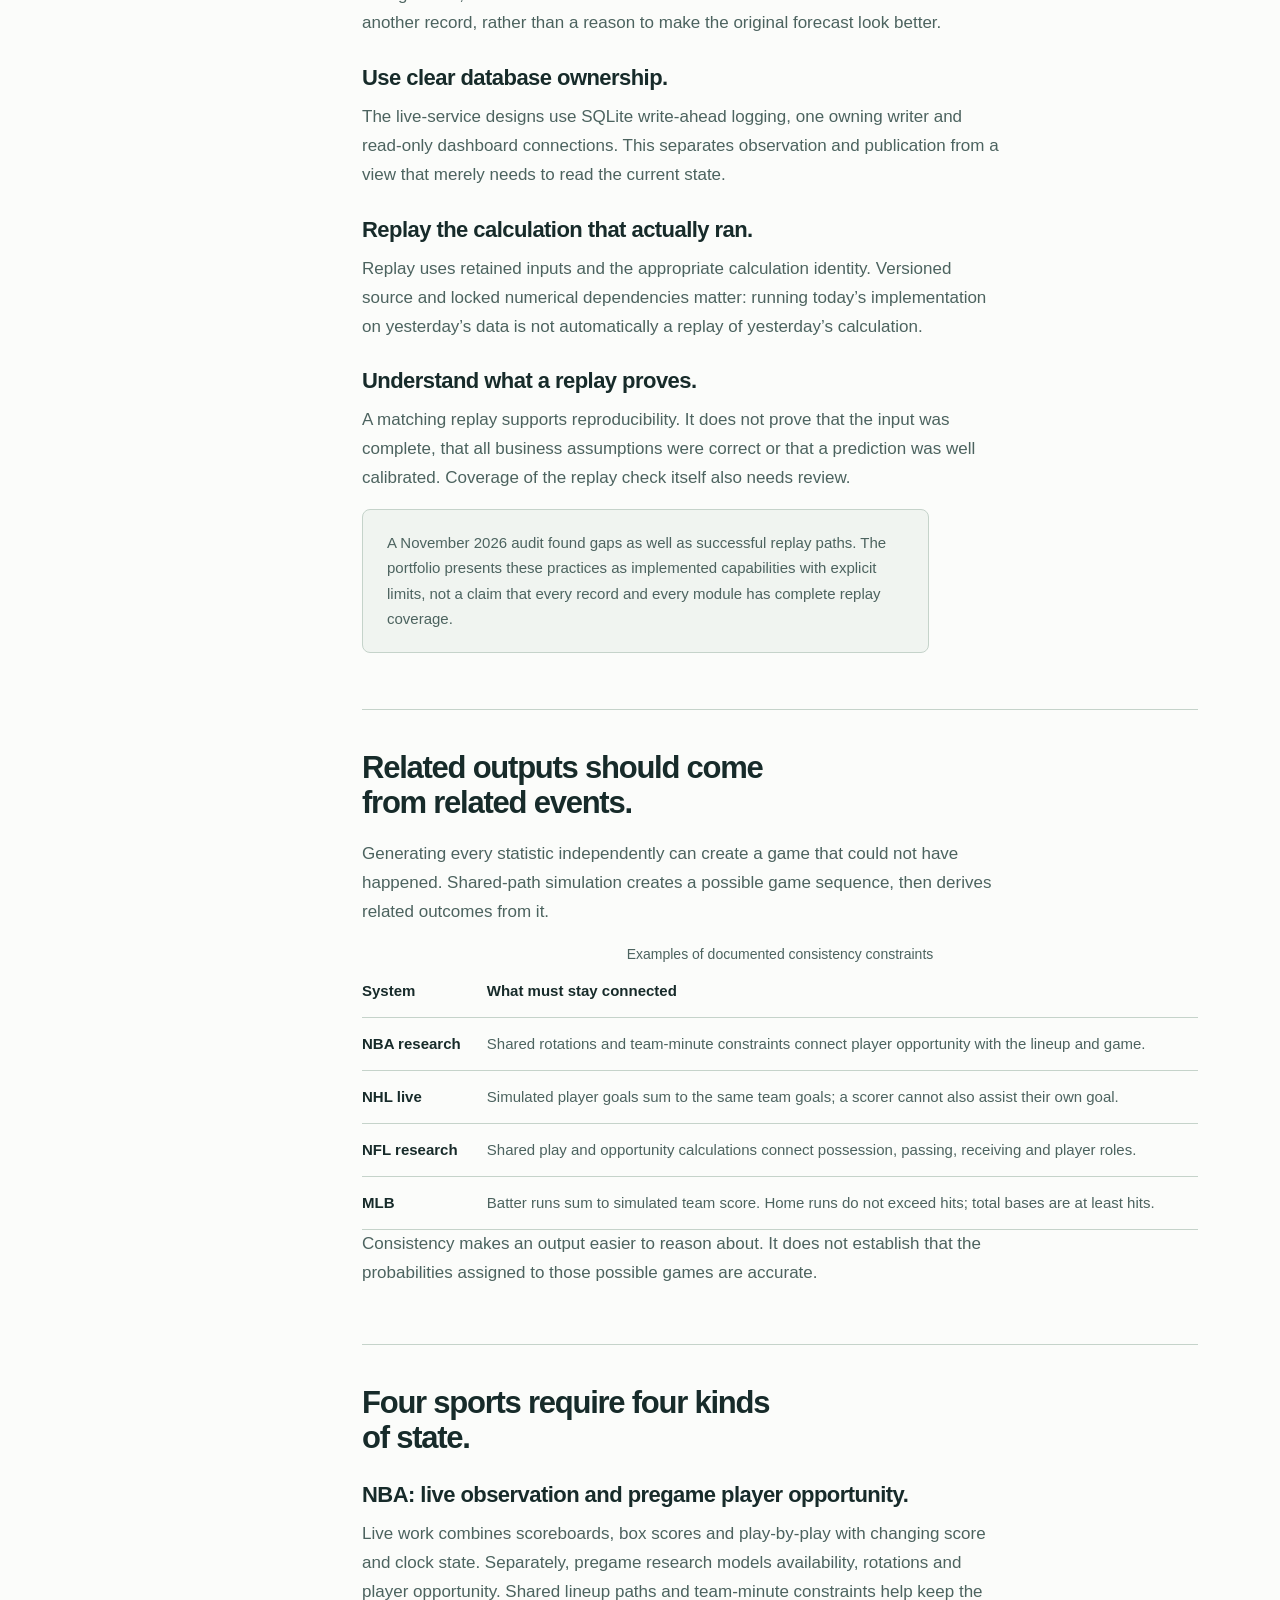
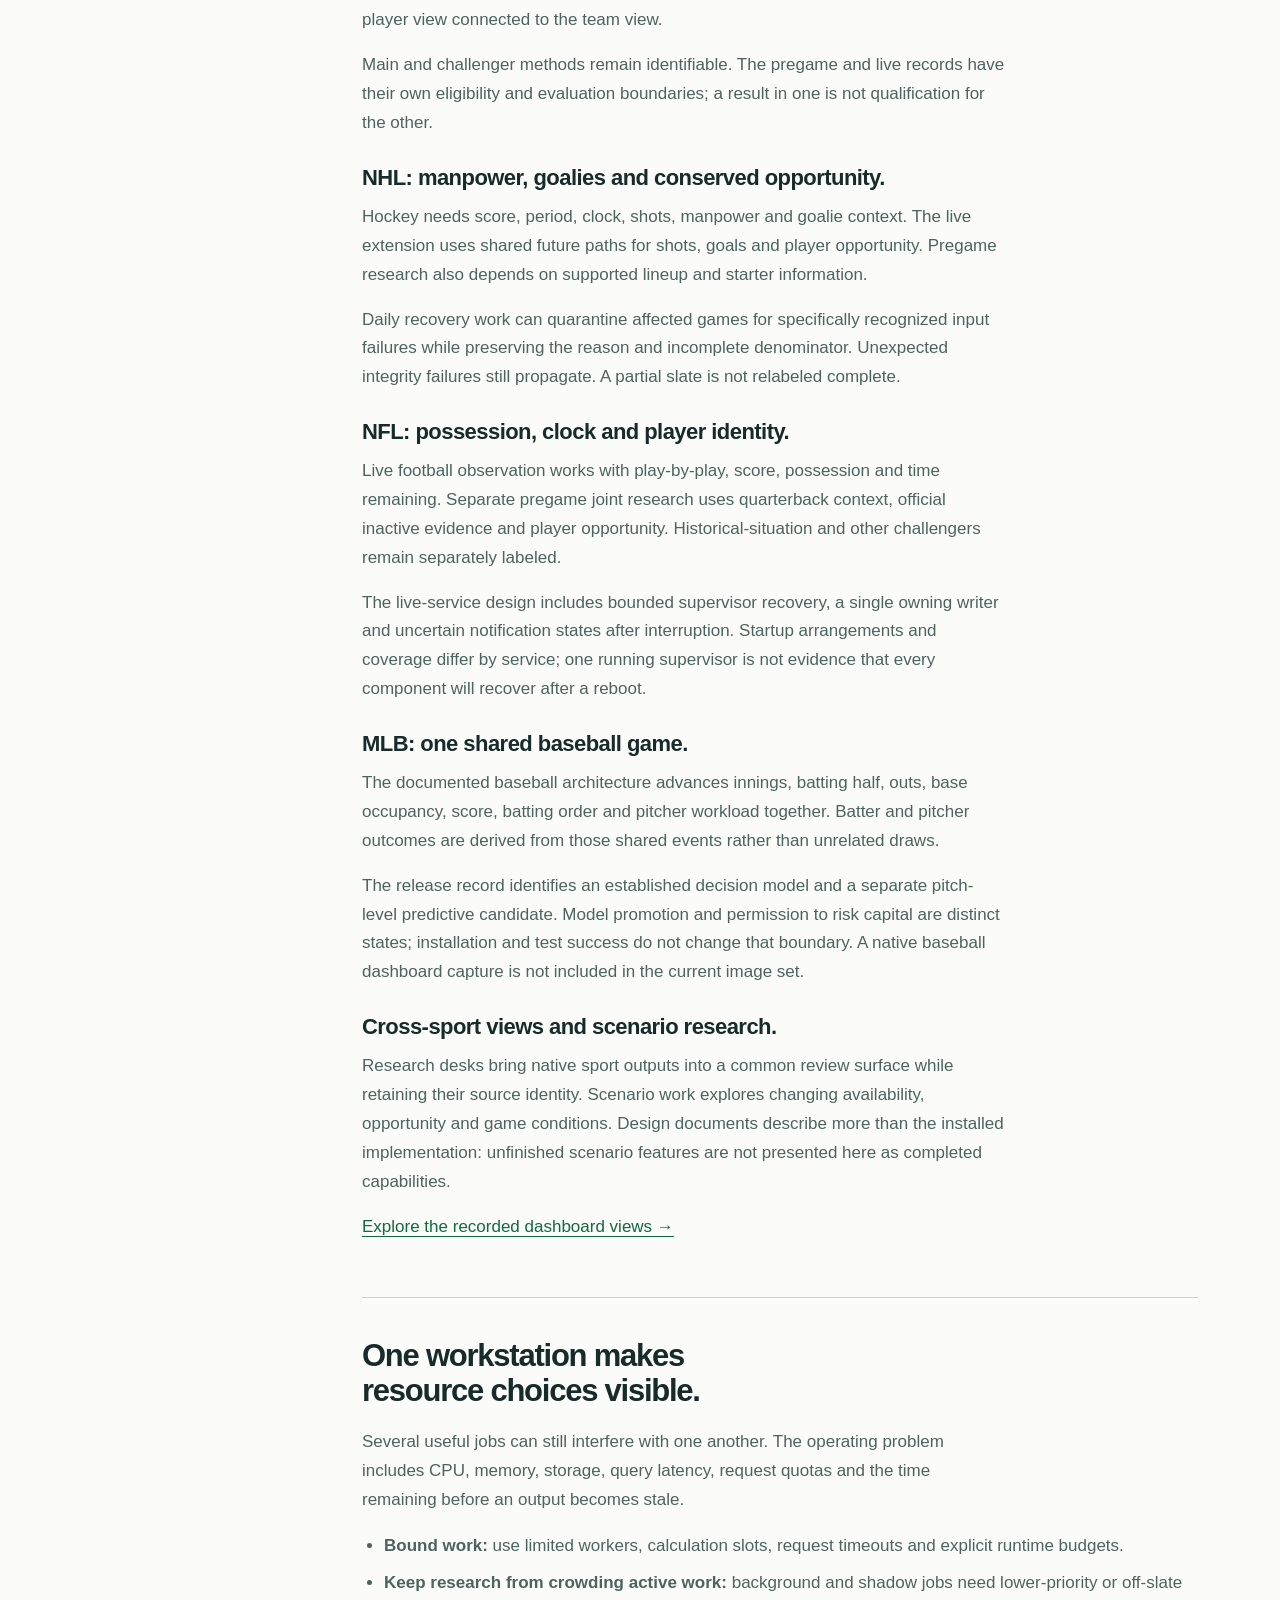
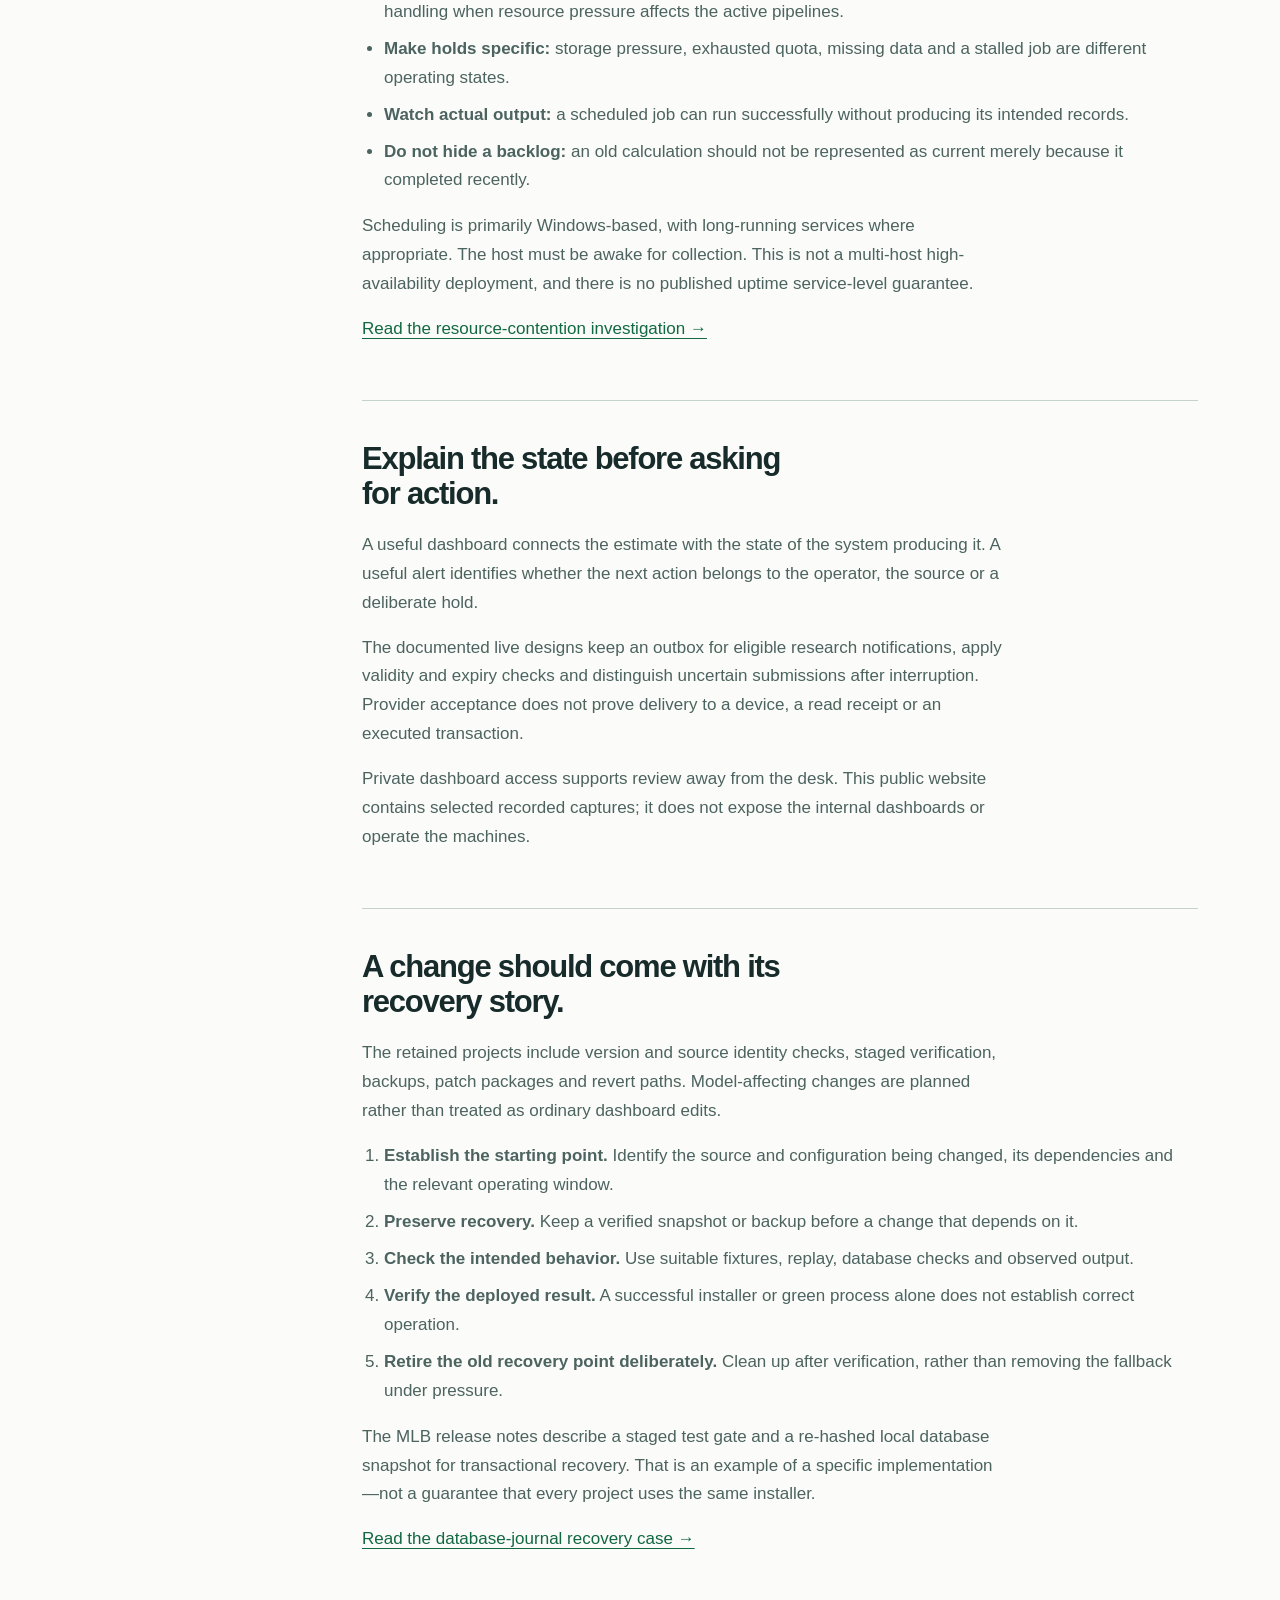
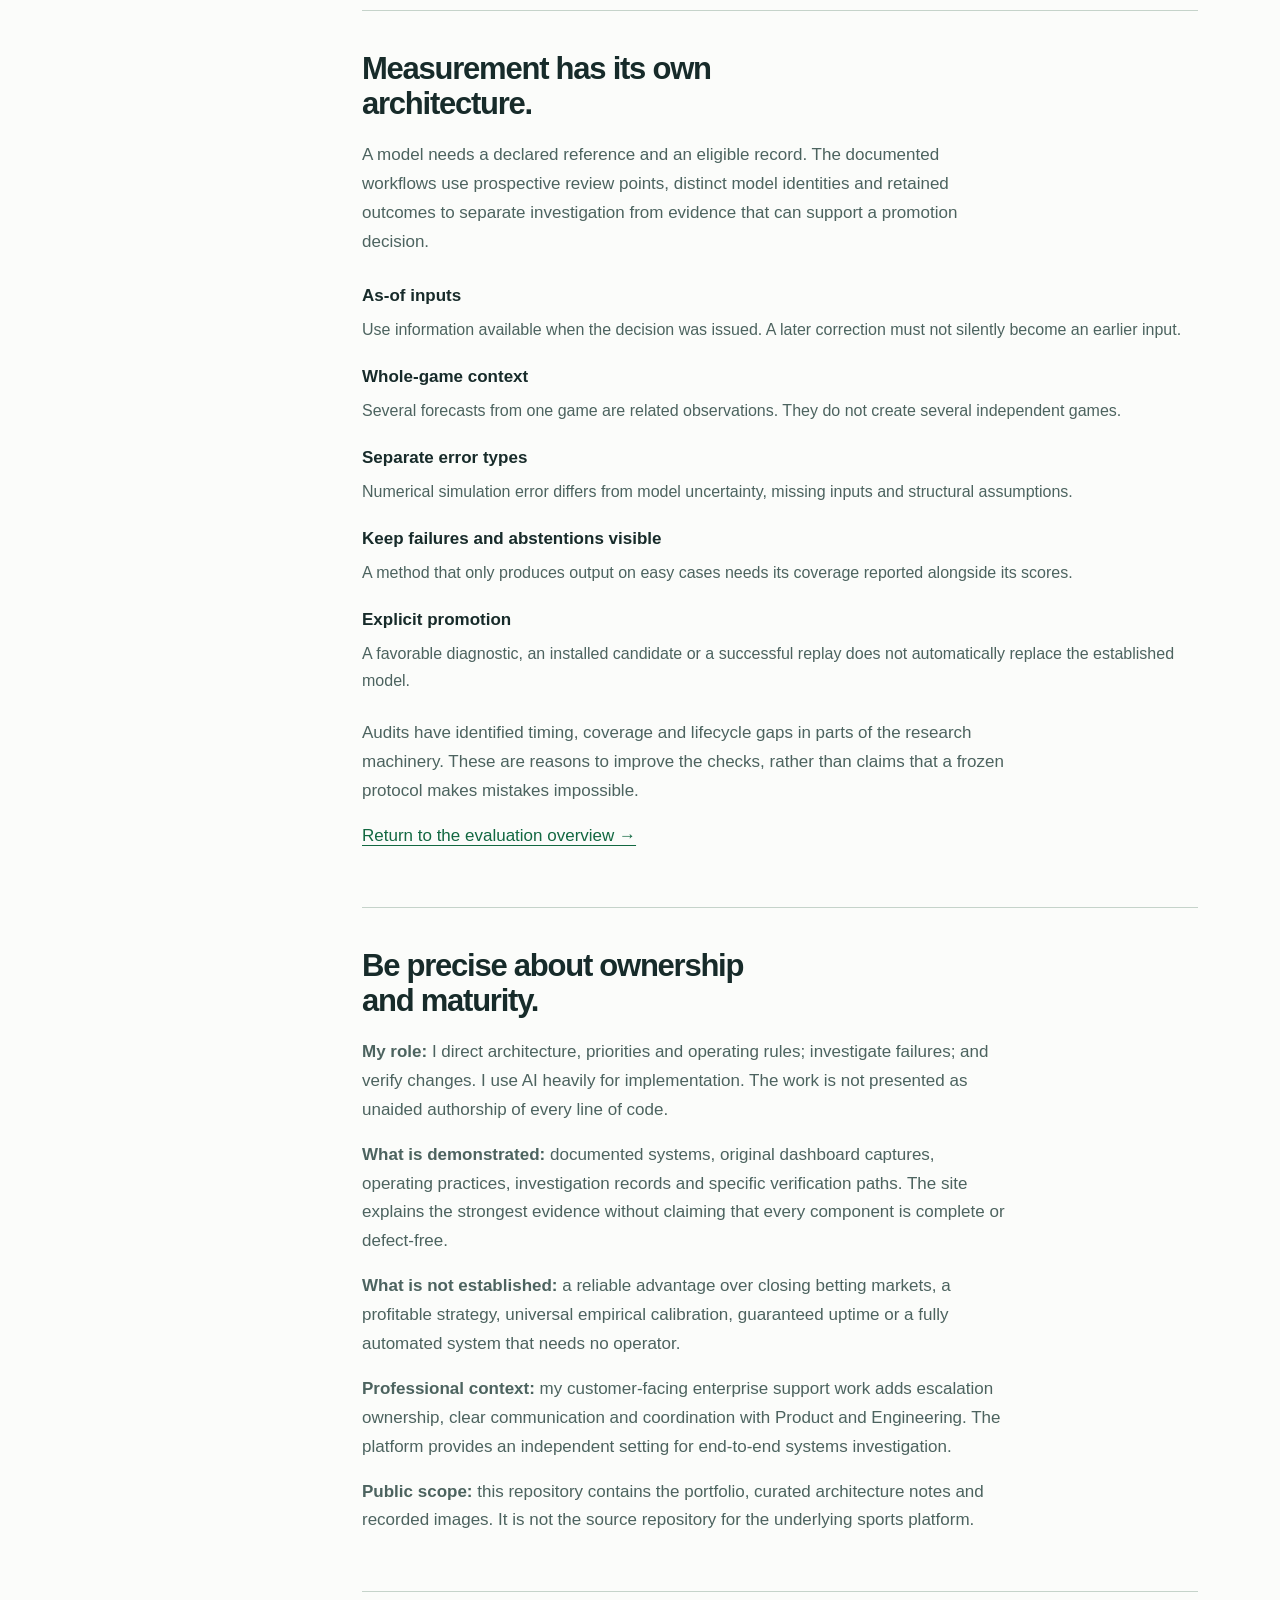
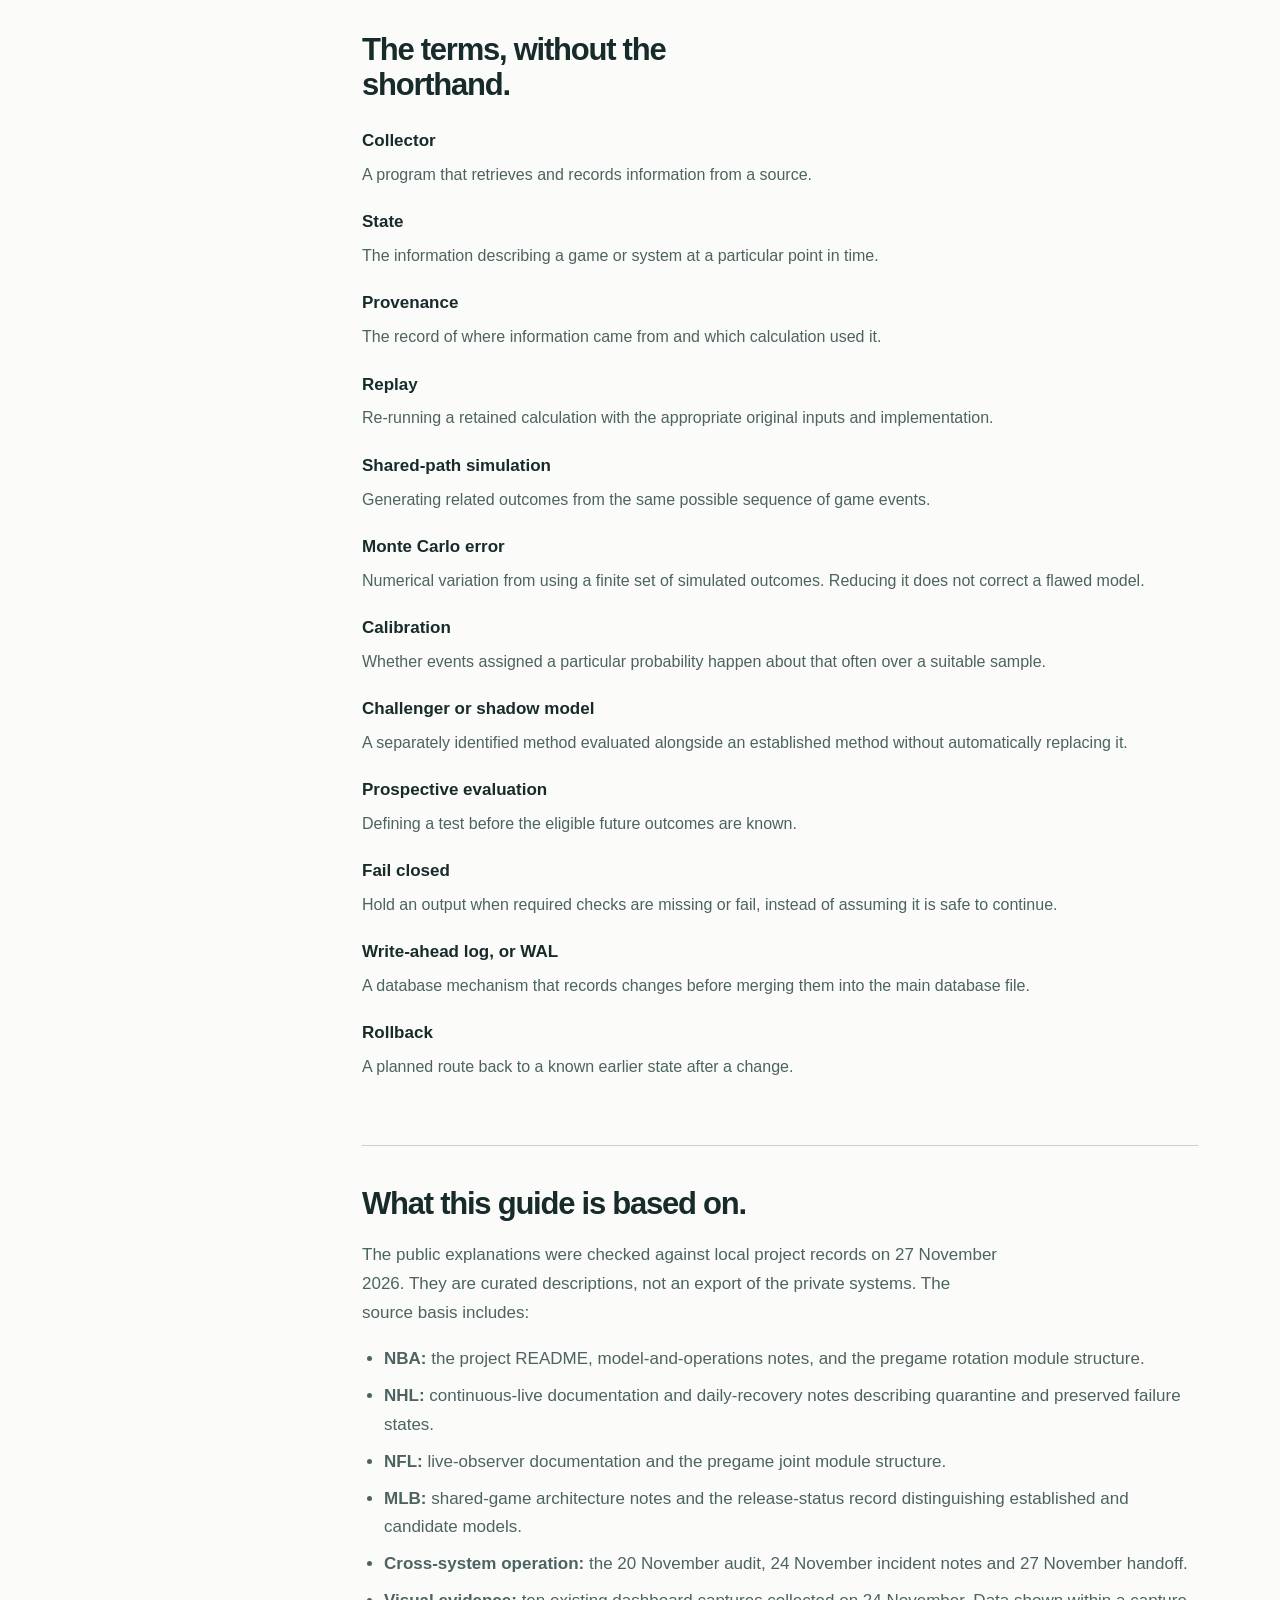
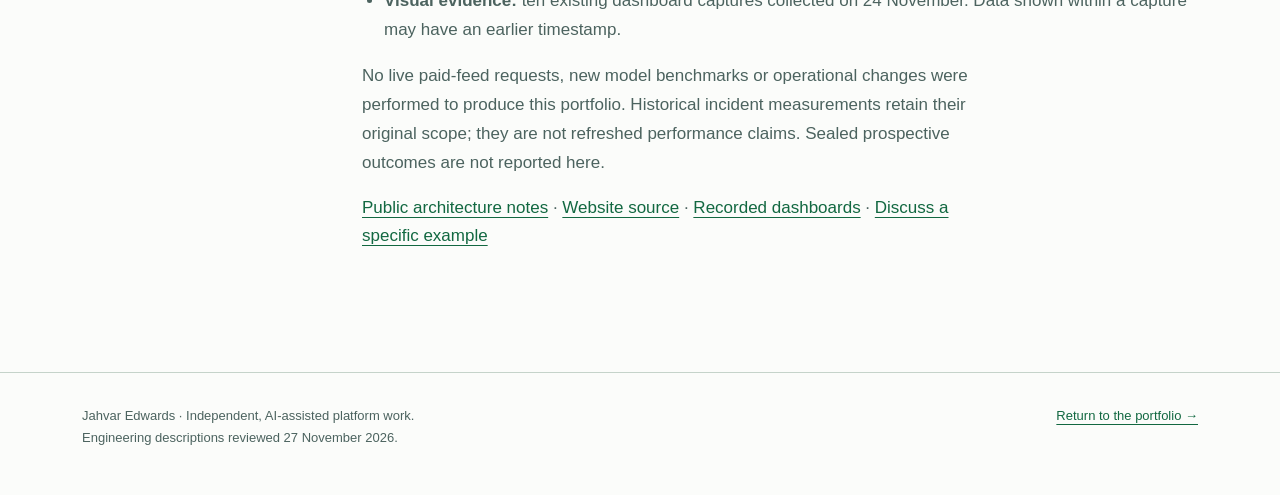
<file: engineering.html>
<!doctype html>
<html lang="en">
<head>
  <meta charset="utf-8"><meta name="viewport" content="width=device-width, initial-scale=1">
  <title>Engineering Field Guide | Jahvar Edwards</title>
  <meta name="description" content="A readable guide to the architecture, evidence, models, resource controls and recovery practices behind Jahvar Edwards’s four-sport data platform.">
  <meta name="robots" content="noindex"><meta name="theme-color" content="#0b1015">
  <meta property="og:title" content="Engineering Field Guide | Jahvar Edwards">
  <meta property="og:description" content="From source observations to replayable records: the design choices behind an independent data platform.">
  <meta property="og:type" content="article"><meta property="og:url" content="https://cptvar.github.io/engineering.html">
  <link rel="stylesheet" href="styles.css"><script src="site.js" defer></script>
</head>
<body>
<a class="skip" href="#main">Skip to content</a>
<nav class="site-nav" aria-label="Main navigation"><div class="wrap nav-inner">
  <a class="brand" href="index.html">Jahvar Edwards<span> / Systems &amp; Operations</span></a>
  <button class="menu-toggle" type="button" aria-expanded="false" aria-controls="primary-navigation">Menu <span aria-hidden="true">☰</span></button>
  <div class="nav-links" id="primary-navigation" data-open="false"><a href="index.html#how">Architecture tour</a><a href="index.html#see">Dashboards</a>
    <a href="index.html#broke">Incidents</a><a href="engineering.html" aria-current="page">Engineering guide</a><a class="nav-contact" href="index.html#contact">Get in touch ↗</a></div>
</div></nav>
<main id="main" tabindex="-1">
<header class="guide-header"><div class="wrap">
  <a class="text-link" href="index.html">← Back to the portfolio</a>
  <h1>The engineering field guide.</h1>
  <p class="intro">A closer look at the systems, their organization and the decisions behind them.
  Each topic starts with the practical idea before introducing the implementation detail.</p>
  <p class="small">Published 27 November 2026 · Based on retained design and operating records · Independent, AI-assisted work</p>
  <div class="actions"><button class="button" type="button" data-print>Print or save as PDF</button><a class="button" href="https://github.com/Cptvar/Cptvar.github.io/blob/main/ARCHITECTURE.md">Architecture notes on GitHub ↗</a></div>
</div></header>
<div class="wrap guide-layout">
  <aside class="guide-toc" aria-label="Guide contents"><strong>In this guide</strong>
    <a href="#architecture">System overview</a><a href="#organization">Organization</a><a href="#inputs">Inputs and timing</a>
    <a href="#evidence">Evidence and replay</a><a href="#coherence">Connected calculations</a><a href="#sports">The four sports</a>
    <a href="#operations">Resources and scheduling</a><a href="#visibility">Visibility and alerts</a><a href="#changes">Change and recovery</a>
    <a href="#research">Research and evaluation</a><a href="#boundaries">Ownership and limits</a><a href="#glossary">Plain-language glossary</a><a href="#references">Source basis</a>
  </aside>
  <div class="guide-content">
    <section id="architecture"><span class="eyebrow">System overview</span><h2>From a changing input to an explainable result.</h2>
      <p>The platform brings together separate NBA, NHL, NFL and MLB systems on a Windows workstation.
      Python services, scheduled jobs and local dashboards support live observation and pregame research.
      SQLite stores much of the retained evidence.</p>
      <ol><li><strong>Collect and validate:</strong> gather source observations, identify what changed and check whether the input is usable.</li>
        <li><strong>Preserve:</strong> retain the observation, relevant timing and calculation identity.</li>
        <li><strong>Model and compare:</strong> run the sport’s calculations while keeping research methods distinct.</li>
        <li><strong>Make visible:</strong> show estimates, input age, operating state and reasons for holds.</li>
        <li><strong>Evaluate and recover:</strong> score later outcomes, investigate missing work and verify changes.</li></ol>
      <p class="guide-note">This is a conceptual map of responsibilities. It is not a claim that the four
      projects share one universal engine, identical controls or a single deployment process.</p>
    </section>
    <section id="organization"><h2>Give each responsibility a home.</h2>
      <p>Separate sport projects retain their own services, data, operating commands and research modules.
      The documented implementations distinguish collection, state construction, calculation, storage,
      evaluation and presentation. That separation helps locate the cause of a failure.</p>
      <dl><dt>Source and state</dt><dd>Adapters turn external records into sport-specific observations. Raw evidence and revisions provide a way to revisit the interpretation.</dd>
        <dt>Calculation</dt><dd>Model and simulation code consumes identified inputs. Research modules remain separately named rather than silently replacing an established method.</dd>
        <dt>Evidence and presentation</dt><dd>Databases and archived records preserve the calculation trail; dashboards read and explain that state.</dd>
        <dt>Operations and change history</dt><dd>Launchers, health checks, release manifests, patch packages, verification records and rollback instructions explain how a system is run and changed.</dd></dl>
      <p>Examples in the retained code include separate rotation, feature, kernel, pipeline, storage and
      replay modules in NBA pregame work, and fit, simulation, coupling, scoring, storage and resource
      modules in NFL pregame work. The public site describes those responsibilities without exposing the private repositories.</p>
    </section>
    <section id="inputs"><h2>A successful request is only the first check.</h2>
      <p>A source can respond with an old observation, an unexpected shape or an unresolved player
      identity. Collectors need bounded requests and explicit failure states; downstream work needs
      eligibility checks of its own.</p>
      <h3>Keep different clocks separate.</h3><p>An event’s game clock, a provider’s publication time,
      local receipt, calculation time and forecast issue time describe different things. The documented
      live services retain those distinctions where the source exposes them. An unknown source timestamp
      stays unknown.</p>
      <h3>Do not confuse a fresh fetch with fresh information.</h3><p>A newly received response can still
      contain an unchanged price or delayed game state. An old forecast also needs its original state and
      age shown, rather than appearing current because the dashboard refreshed.</p>
      <h3>Bound the external dependency.</h3><p>Live-service designs use timeouts, response-size limits,
      concurrency limits and backoff. Local paid-API ledgers reserve expected cost and reconcile provider
      receipts. These local controls cannot account for every other process sharing the same provider account.</p>
      <p><a href="index.html#sources">See the readable source-access example →</a></p>
    </section>
    <section id="evidence"><h2>Keep enough context to explain the result later.</h2>
      <p>Documented live workflows retain source snapshots, model or code identity, relevant configuration,
      observations and issued results. A later outcome or correction is another record, rather than a reason
      to make the original forecast look better.</p>
      <h3>Use clear database ownership.</h3><p>The live-service designs use SQLite write-ahead logging,
      one owning writer and read-only dashboard connections. This separates observation and publication
      from a view that merely needs to read the current state.</p>
      <h3>Replay the calculation that actually ran.</h3><p>Replay uses retained inputs and the appropriate
      calculation identity. Versioned source and locked numerical dependencies matter: running today’s
      implementation on yesterday’s data is not automatically a replay of yesterday’s calculation.</p>
      <h3>Understand what a replay proves.</h3><p>A matching replay supports reproducibility. It does not
      prove that the input was complete, that all business assumptions were correct or that a prediction
      was well calibrated. Coverage of the replay check itself also needs review.</p>
      <p class="guide-note">A November 2026 audit found gaps as well as successful replay paths. The
      portfolio presents these practices as implemented capabilities with explicit limits, not a claim
      that every record and every module has complete replay coverage.</p>
    </section>
    <section id="coherence"><h2>Related outputs should come from related events.</h2>
      <p>Generating every statistic independently can create a game that could not have happened.
      Shared-path simulation creates a possible game sequence, then derives related outcomes from it.</p>
      <div class="table-scroll"><table><caption class="small">Examples of documented consistency constraints</caption><thead><tr><th scope="col">System</th><th scope="col">What must stay connected</th></tr></thead><tbody>
        <tr><th scope="row">NBA research</th><td>Shared rotations and team-minute constraints connect player opportunity with the lineup and game.</td></tr>
        <tr><th scope="row">NHL live</th><td>Simulated player goals sum to the same team goals; a scorer cannot also assist their own goal.</td></tr>
        <tr><th scope="row">NFL research</th><td>Shared play and opportunity calculations connect possession, passing, receiving and player roles.</td></tr>
        <tr><th scope="row">MLB</th><td>Batter runs sum to simulated team score. Home runs do not exceed hits; total bases are at least hits.</td></tr>
      </tbody></table></div>
      <p>Consistency makes an output easier to reason about. It does not establish that the probabilities
      assigned to those possible games are accurate.</p>
    </section>
    <section id="sports"><h2>Four sports require four kinds of state.</h2>
      <h3 id="nba">NBA: live observation and pregame player opportunity.</h3>
      <p>Live work combines scoreboards, box scores and play-by-play with changing score and clock state.
      Separately, pregame research models availability, rotations and player opportunity. Shared lineup
      paths and team-minute constraints help keep the player view connected to the team view.</p>
      <p>Main and challenger methods remain identifiable. The pregame and live records have their own
      eligibility and evaluation boundaries; a result in one is not qualification for the other.</p>
      <h3 id="nhl">NHL: manpower, goalies and conserved opportunity.</h3>
      <p>Hockey needs score, period, clock, shots, manpower and goalie context. The live extension uses
      shared future paths for shots, goals and player opportunity. Pregame research also depends on
      supported lineup and starter information.</p>
      <p>Daily recovery work can quarantine affected games for specifically recognized input failures
      while preserving the reason and incomplete denominator. Unexpected integrity failures still propagate.
      A partial slate is not relabeled complete.</p>
      <h3 id="nfl">NFL: possession, clock and player identity.</h3>
      <p>Live football observation works with play-by-play, score, possession and time remaining.
      Separate pregame joint research uses quarterback context, official inactive evidence and player
      opportunity. Historical-situation and other challengers remain separately labeled.</p>
      <p>The live-service design includes bounded supervisor recovery, a single owning writer and
      uncertain notification states after interruption. Startup arrangements and coverage differ by
      service; one running supervisor is not evidence that every component will recover after a reboot.</p>
      <h3 id="mlb">MLB: one shared baseball game.</h3>
      <p>The documented baseball architecture advances innings, batting half, outs, base occupancy,
      score, batting order and pitcher workload together. Batter and pitcher outcomes are derived from
      those shared events rather than unrelated draws.</p>
      <p>The release record identifies an established decision model and a separate pitch-level
      predictive candidate. Model promotion and permission to risk capital are distinct states; installation
      and test success do not change that boundary. A native baseball dashboard capture is not included
      in the current image set.</p>
      <h3>Cross-sport views and scenario research.</h3>
      <p>Research desks bring native sport outputs into a common review surface while retaining their
      source identity. Scenario work explores changing availability, opportunity and game conditions.
      Design documents describe more than the installed implementation: unfinished scenario features
      are not presented here as completed capabilities.</p>
      <p><a href="index.html#see">Explore the recorded dashboard views →</a></p>
    </section>
    <section id="operations"><h2>One workstation makes resource choices visible.</h2>
      <p>Several useful jobs can still interfere with one another. The operating problem includes CPU,
      memory, storage, query latency, request quotas and the time remaining before an output becomes stale.</p>
      <ul><li><strong>Bound work:</strong> use limited workers, calculation slots, request timeouts and explicit runtime budgets.</li>
        <li><strong>Keep research from crowding active work:</strong> background and shadow jobs need lower-priority or off-slate handling when resource pressure affects the active pipelines.</li>
        <li><strong>Make holds specific:</strong> storage pressure, exhausted quota, missing data and a stalled job are different operating states.</li>
        <li><strong>Watch actual output:</strong> a scheduled job can run successfully without producing its intended records.</li>
        <li><strong>Do not hide a backlog:</strong> an old calculation should not be represented as current merely because it completed recently.</li></ul>
      <p>Scheduling is primarily Windows-based, with long-running services where appropriate. The host
      must be awake for collection. This is not a multi-host high-availability deployment, and there is
      no published uptime service-level guarantee.</p>
      <p><a href="index.html#case-output">Read the resource-contention investigation →</a></p>
    </section>
    <section id="visibility"><h2>Explain the state before asking for action.</h2>
      <p>A useful dashboard connects the estimate with the state of the system producing it. A useful
      alert identifies whether the next action belongs to the operator, the source or a deliberate hold.</p>
      <p>The documented live designs keep an outbox for eligible research notifications, apply validity
      and expiry checks and distinguish uncertain submissions after interruption. Provider acceptance
      does not prove delivery to a device, a read receipt or an executed transaction.</p>
      <p>Private dashboard access supports review away from the desk. This public website contains
      selected recorded captures; it does not expose the internal dashboards or operate the machines.</p>
    </section>
    <section id="changes"><h2>A change should come with its recovery story.</h2>
      <p>The retained projects include version and source identity checks, staged verification, backups,
      patch packages and revert paths. Model-affecting changes are planned rather than treated as ordinary
      dashboard edits.</p>
      <ol><li><strong>Establish the starting point.</strong> Identify the source and configuration being changed, its dependencies and the relevant operating window.</li>
        <li><strong>Preserve recovery.</strong> Keep a verified snapshot or backup before a change that depends on it.</li>
        <li><strong>Check the intended behavior.</strong> Use suitable fixtures, replay, database checks and observed output.</li>
        <li><strong>Verify the deployed result.</strong> A successful installer or green process alone does not establish correct operation.</li>
        <li><strong>Retire the old recovery point deliberately.</strong> Clean up after verification, rather than removing the fallback under pressure.</li></ol>
      <p>The MLB release notes describe a staged test gate and a re-hashed local database snapshot for
      transactional recovery. That is an example of a specific implementation—not a guarantee that every
      project uses the same installer.</p>
      <p><a href="index.html#case-storage">Read the database-journal recovery case →</a></p>
    </section>
    <section id="research"><h2>Measurement has its own architecture.</h2>
      <p>A model needs a declared reference and an eligible record. The documented workflows use
      prospective review points, distinct model identities and retained outcomes to separate investigation
      from evidence that can support a promotion decision.</p>
      <dl><dt>As-of inputs</dt><dd>Use information available when the decision was issued. A later correction must not silently become an earlier input.</dd>
        <dt>Whole-game context</dt><dd>Several forecasts from one game are related observations. They do not create several independent games.</dd>
        <dt>Separate error types</dt><dd>Numerical simulation error differs from model uncertainty, missing inputs and structural assumptions.</dd>
        <dt>Keep failures and abstentions visible</dt><dd>A method that only produces output on easy cases needs its coverage reported alongside its scores.</dd>
        <dt>Explicit promotion</dt><dd>A favorable diagnostic, an installed candidate or a successful replay does not automatically replace the established model.</dd></dl>
      <p>Audits have identified timing, coverage and lifecycle gaps in parts of the research machinery.
      These are reasons to improve the checks, rather than claims that a frozen protocol makes mistakes impossible.</p>
      <p><a href="index.html#grade">Return to the evaluation overview →</a></p>
    </section>
    <section id="boundaries"><h2>Be precise about ownership and maturity.</h2>
      <p><strong>My role:</strong> I direct architecture, priorities and operating rules; investigate
      failures; and verify changes. I use AI heavily for implementation. The work is not presented as
      unaided authorship of every line of code.</p>
      <p><strong>What is demonstrated:</strong> documented systems, original dashboard captures,
      operating practices, investigation records and specific verification paths. The site explains
      the strongest evidence without claiming that every component is complete or defect-free.</p>
      <p><strong>What is not established:</strong> a reliable advantage over closing betting markets,
      a profitable strategy, universal empirical calibration, guaranteed uptime or a fully automated
      system that needs no operator.</p>
      <p><strong>Professional context:</strong> my customer-facing enterprise support work adds
      escalation ownership, clear communication and coordination with Product and Engineering.
      The platform provides an independent setting for end-to-end systems investigation.</p>
      <p><strong>Public scope:</strong> this repository contains the portfolio, curated architecture
      notes and recorded images. It is not the source repository for the underlying sports platform.</p>
    </section>
    <section id="glossary"><h2>The terms, without the shorthand.</h2>
      <dl><dt>Collector</dt><dd>A program that retrieves and records information from a source.</dd>
        <dt>State</dt><dd>The information describing a game or system at a particular point in time.</dd>
        <dt>Provenance</dt><dd>The record of where information came from and which calculation used it.</dd>
        <dt>Replay</dt><dd>Re-running a retained calculation with the appropriate original inputs and implementation.</dd>
        <dt>Shared-path simulation</dt><dd>Generating related outcomes from the same possible sequence of game events.</dd>
        <dt>Monte Carlo error</dt><dd>Numerical variation from using a finite set of simulated outcomes. Reducing it does not correct a flawed model.</dd>
        <dt>Calibration</dt><dd>Whether events assigned a particular probability happen about that often over a suitable sample.</dd>
        <dt>Challenger or shadow model</dt><dd>A separately identified method evaluated alongside an established method without automatically replacing it.</dd>
        <dt>Prospective evaluation</dt><dd>Defining a test before the eligible future outcomes are known.</dd>
        <dt>Fail closed</dt><dd>Hold an output when required checks are missing or fail, instead of assuming it is safe to continue.</dd>
        <dt>Write-ahead log, or WAL</dt><dd>A database mechanism that records changes before merging them into the main database file.</dd>
        <dt>Rollback</dt><dd>A planned route back to a known earlier state after a change.</dd></dl>
    </section>
    <section id="references"><h2>What this guide is based on.</h2>
      <p>The public explanations were checked against local project records on 27 November 2026.
      They are curated descriptions, not an export of the private systems. The source basis includes:</p>
      <ul><li><strong>NBA:</strong> the project README, model-and-operations notes, and the pregame rotation module structure.</li>
        <li><strong>NHL:</strong> continuous-live documentation and daily-recovery notes describing quarantine and preserved failure states.</li>
        <li><strong>NFL:</strong> live-observer documentation and the pregame joint module structure.</li>
        <li><strong>MLB:</strong> shared-game architecture notes and the release-status record distinguishing established and candidate models.</li>
        <li><strong>Cross-system operation:</strong> the 20 November audit, 24 November incident notes and 27 November handoff.</li>
        <li><strong>Visual evidence:</strong> ten existing dashboard captures collected on 24 November. Data shown within a capture may have an earlier timestamp.</li></ul>
      <p>No live paid-feed requests, new model benchmarks or operational changes were performed to
      produce this portfolio. Historical incident measurements retain their original scope; they are
      not refreshed performance claims. Sealed prospective outcomes are not reported here.</p>
      <p><a href="https://github.com/Cptvar/Cptvar.github.io/blob/main/ARCHITECTURE.md">Public architecture notes</a> · <a href="https://github.com/Cptvar/Cptvar.github.io">Website source</a> · <a href="index.html#see">Recorded dashboards</a> · <a href="index.html#contact">Discuss a specific example</a></p>
    </section>
  </div>
</div>
</main>
<footer><div class="wrap"><p>Jahvar Edwards · Independent, AI-assisted platform work.<br>Engineering descriptions reviewed 27 November 2026.</p><a href="index.html">Return to the portfolio →</a></div></footer>
</body>
</html>
</file>
<file: styles.css>
:root{color-scheme:dark light;--bg:#0b1015;--surface:#111a22;--surface2:#18232d;--ink:#eff4f5;--muted:#b0bec8;--line:#30414d;--accent:#8ae6b1;--blue:#9bcfff;--warm:#edcf97;--shadow:0 20px 80px #0003;--mono:ui-monospace,SFMono-Regular,Consolas,monospace;--sans:Inter,-apple-system,BlinkMacSystemFont,'Segoe UI',sans-serif}
*{box-sizing:border-box}html{scroll-behavior:smooth;scroll-padding-top:95px}body{margin:0;background:var(--bg);color:var(--ink);font:17px/1.7 var(--sans);-webkit-font-smoothing:antialiased}a{color:var(--accent);text-underline-offset:4px}a:hover{text-decoration-thickness:2px}button{font:inherit}button,a,summary{-webkit-tap-highlight-color:transparent}a:focus-visible,button:focus-visible,summary:focus-visible{outline:3px solid var(--blue);outline-offset:5px}button{cursor:pointer}img{max-width:100%;height:auto;display:block}h1,h2,h3,p,figure{margin:0}h1,h2,h3{line-height:1.13;letter-spacing:-.04em}h2{font-size:clamp(29px,3.5vw,44px);max-width:25ch;margin-bottom:20px}h3{font-size:23px;margin-bottom:12px;letter-spacing:-.025em}p{margin-bottom:16px;max-width:68ch}ul,ol{padding-left:22px}li{margin-bottom:8px}strong{font-weight:650}section{padding:88px 0;border-top:1px solid var(--line);scroll-margin-top:85px}.wrap{max-width:1180px;padding:0 32px;margin:auto}.narrow{max-width:820px}.eyebrow{display:block;color:var(--accent);font:600 12px/1.5 var(--mono);letter-spacing:1.8px;text-transform:uppercase;margin-bottom:20px}.intro{color:var(--muted);font-size:19px;line-height:1.7;max-width:68ch;margin-bottom:30px}.small{font-size:14px;color:var(--muted)}.skip{position:fixed;z-index:100;top:-80px;left:20px;padding:10px 18px;background:var(--ink);color:var(--bg)}.skip:focus{top:12px}.site-nav{position:sticky;top:0;z-index:50;border-bottom:1px solid var(--line);background:var(--bg)}.nav-inner{min-height:76px;display:flex;align-items:center;justify-content:space-between;gap:28px}.brand{font-size:16px;font-weight:750;letter-spacing:-.4px;color:var(--ink);text-decoration:none;white-space:nowrap}.brand span{color:var(--accent);margin-left:4px}.nav-links{display:flex;align-items:center;gap:26px;overflow:auto;scrollbar-width:thin}.nav-links a{display:block;padding:15px 0;font-size:14px;white-space:nowrap;text-decoration:none;color:var(--muted)}.nav-links a:hover,.nav-links a[aria-current]{color:var(--ink)}.nav-links .nav-contact{color:var(--accent)}.hero{padding:84px 0 66px;background:radial-gradient(ellipse at 85% 30%,#163e342e,transparent 60%)}.hero-grid{display:grid;grid-template-columns:1.18fr 1fr;gap:64px;align-items:center}.hero h1{font-size:clamp(43px,5.6vw,72px);line-height:1.04;letter-spacing:-.055em;margin-bottom:28px}.hero h1 span{color:var(--accent)}.hero .lead{font-size:20px;line-height:1.65;color:var(--muted);margin-bottom:26px}.actions{display:flex;gap:12px;flex-wrap:wrap;margin-top:26px}.button{display:inline-flex;align-items:center;justify-content:center;gap:10px;min-height:47px;padding:11px 20px;border:1px solid var(--line);border-radius:7px;background:var(--surface);color:var(--ink);text-decoration:none;font-size:15px;font-weight:650}.button:hover{border-color:var(--accent)}.button.primary{background:var(--accent);color:#0c281b;border-color:var(--accent)}.hero-note{margin-top:22px;font-size:13px;color:var(--muted);max-width:58ch}.system-cover{border:1px solid var(--line);border-radius:16px;overflow:hidden;background:var(--surface);box-shadow:var(--shadow);min-width:0}.cover-heading{padding:16px 22px;border-bottom:1px solid var(--line);display:flex;justify-content:space-between;gap:14px;color:var(--muted);font:12px/1.5 var(--mono)}.cover-heading strong{color:var(--ink)}.cover-body{padding:26px}.league-pills{display:grid;grid-template-columns:repeat(4,1fr);gap:8px;margin-bottom:23px}.league-pills span{border:1px solid var(--line);padding:10px 4px;text-align:center;border-radius:5px;font:650 14px/1.5 var(--mono);color:var(--blue)}.cover-rail{padding:4px 0 4px 22px;margin-left:8px;border-left:1px solid var(--accent)}.cover-node{position:relative;margin-bottom:20px}.cover-node:last-child{margin-bottom:0}.cover-node:before{content:'';position:absolute;left:-27px;top:9px;width:8px;height:8px;background:var(--accent);border-radius:50%;box-shadow:0 0 0 5px var(--surface)}.cover-node strong{display:block;font-size:17px;margin-bottom:2px}.cover-node span{font-size:14px;color:var(--muted);line-height:1.5;display:block}.cover-footer{border-top:1px solid var(--line);padding:17px 22px;font-size:13px;color:var(--muted)}.foundation{display:grid;grid-template-columns:repeat(4,minmax(0,1fr));border-top:1px solid var(--line);border-bottom:1px solid var(--line)}.foundation div{padding:23px 25px;border-right:1px solid var(--line)}.foundation div:first-child{padding-left:0}.foundation div:last-child{border-right:0}.foundation b{display:block;font-size:17px;margin-bottom:4px}.foundation span{display:block;font-size:14px;line-height:1.5;color:var(--muted)}.tour-links{display:flex;flex-wrap:wrap;gap:12px 30px;padding:27px 0;font-size:14px}.tour-links a{text-decoration:none}.split{display:grid;grid-template-columns:1fr 1fr;gap:65px;align-items:start}.split .intro{font-size:18px}.explain{border-left:3px solid var(--accent);padding:4px 0 4px 24px}.explain p{font-size:20px;line-height:1.7}.example{margin-top:25px;color:var(--muted);font-size:15px}.text-link{font-size:15px;font-weight:650}.architecture-controls{list-style:none;padding:0;display:grid;grid-template-columns:repeat(5,minmax(0,1fr));gap:12px;margin:36px 0 16px}.architecture-controls li{margin:0;min-width:0}.stage-button{display:block;width:100%;height:100%;min-height:115px;text-align:left;padding:18px 15px;border:1px solid var(--line);border-radius:7px;background:var(--surface);color:var(--ink)}.stage-button .num{display:block;font:12px/1.3 var(--mono);color:var(--muted);margin-bottom:12px}.stage-button strong{display:block;font-size:17px;line-height:1.3}.stage-button[aria-pressed=true]{border-color:var(--accent);background:var(--surface2)}.stage-button[aria-pressed=true] .num{color:var(--accent)}.stage-button:hover{border-color:var(--accent)}.architecture-panel{display:grid;grid-template-columns:.95fr 1.25fr;gap:40px;padding:30px;border:1px solid var(--line);background:var(--surface);border-radius:10px}.architecture-panel p{color:var(--muted);font-size:17px}.architecture-panel ul{margin:0;color:var(--muted);font-size:16px}.architecture-panel .eyebrow{margin-bottom:12px}.architecture-note{font-size:14px;color:var(--muted);margin:18px 0 0}.organization{margin-top:48px;display:grid;grid-template-columns:1fr 1fr;gap:45px}.organization h3{font-size:25px}.organization p{color:var(--muted);font-size:16px}.tree{font:14px/1.9 var(--mono);border:1px solid var(--line);border-radius:10px;background:var(--surface);padding:22px 25px;white-space:normal}.tree-group{display:block;padding:6px 0}.tree-group strong{display:block;color:var(--blue)}.tree-group span{display:block;padding-left:20px;color:var(--muted)}.sport-grid{display:grid;grid-template-columns:1fr 1fr;gap:0 46px;margin-top:28px}.sport{padding:28px 0;border-top:1px solid var(--line)}.sport .league{color:var(--blue);font:600 12px/1.5 var(--mono);letter-spacing:1px;margin-bottom:12px;display:block}.sport p{color:var(--muted);font-size:16px}.sport h3{font-size:24px}.sport .text-link{display:inline-block;margin-top:5px}.pattern-list{margin-top:36px}.pattern{display:grid;grid-template-columns:55px 1fr 1fr;gap:25px;padding:25px 0;border-top:1px solid var(--line)}.pattern .index{color:var(--accent);font:14px/1.6 var(--mono)}.pattern h3{font-size:22px;margin:0;max-width:23ch}.pattern p{color:var(--muted);font-size:16px;margin:0}.pattern a{display:inline-block;margin-top:9px;font-size:14px}.gallery{border:1px solid var(--line);border-radius:12px;overflow:hidden;background:var(--surface)}.gallery-controls{display:flex;gap:8px;flex-wrap:wrap;padding:18px;border-bottom:1px solid var(--line)}.shot-button{padding:9px 13px;border:1px solid var(--line);border-radius:5px;color:var(--muted);background:var(--bg);font-size:14px;line-height:1.4}.shot-button[aria-pressed=true]{color:var(--bg);background:var(--accent);border-color:var(--accent)}.shot-button:hover{border-color:var(--accent)}.gallery-copy{display:grid;grid-template-columns:1fr 1.4fr;gap:25px;padding:28px}.gallery-copy h3{font-size:23px}.gallery-copy p{font-size:16px;color:var(--muted);margin-bottom:10px}.gallery-image{padding:0 18px 18px}.gallery-image a{display:block}.gallery-image img{width:100%;border-radius:6px;border:1px solid var(--line);background:#fff}.gallery figcaption{font-size:13px;color:var(--muted);padding:0 24px 20px}.steps{display:grid;grid-template-columns:repeat(3,minmax(0,1fr));gap:26px;margin:35px 0}.evaluation-step{border-top:2px solid var(--accent);padding-top:18px}.evaluation-step .eyebrow{margin-bottom:12px}.evaluation-step h3{font-size:21px}.evaluation-step p{font-size:16px;color:var(--muted)}.boundary{border-left:3px solid var(--warm);padding:6px 0 6px 23px;margin-top:28px;font-size:17px;color:var(--muted)}.boundary strong{color:var(--ink)}.source-overview{margin-top:48px;padding-top:32px;border-top:1px solid var(--line)}.source-overview h3{font-size:27px}.source-grid{display:grid;grid-template-columns:repeat(3,minmax(0,1fr));gap:16px;margin:25px 0}.source-card{border:1px solid var(--line);border-radius:8px;background:var(--surface);padding:22px}.source-card .status{font:600 11px/1.5 var(--mono);letter-spacing:.7px;color:var(--blue);display:block;margin-bottom:12px}.source-card strong{font-size:18px;line-height:1.4;display:block;margin-bottom:10px}.source-card p{font-size:16px;color:var(--muted);margin:0}.source-boundary{font-size:16px;color:var(--muted)}details{border:1px solid var(--line);border-radius:8px;background:var(--surface);margin:16px 0;overflow:clip}summary{cursor:pointer;padding:18px 22px;font-size:16px;font-weight:600;line-height:1.5}details[open] summary{border-bottom:1px solid var(--line)}.detail-body{padding:23px}.detail-body p{font-size:16px;color:var(--muted)}.detail-body img{border-radius:5px}.detail-body figcaption{font-size:13px;color:var(--muted);margin-top:12px}.case-summary{display:inline-block;margin-left:10px;max-width:calc(100% - 32px);vertical-align:top}.case-summary strong{display:block;font-size:21px;letter-spacing:-.025em;line-height:1.35}.case-summary span{display:block;color:var(--muted);font-size:14px;font-weight:400;margin-top:5px}.case-body{padding:26px 30px}.case-body dl{display:grid;grid-template-columns:125px 1fr;gap:13px 30px;margin:0}.case-body dt{font:600 12px/1.7 var(--mono);color:var(--accent);text-transform:uppercase;letter-spacing:.5px}.case-body dd{margin:0;font-size:16px;color:var(--muted);max-width:66ch}.case-lesson{margin-top:24px!important;padding-top:18px;border-top:1px solid var(--line);font-size:16px;color:var(--ink)}.career-row{display:grid;grid-template-columns:170px 1fr;gap:36px;padding:25px 0;border-top:1px solid var(--line)}.career-row .when{font:13px/1.7 var(--mono);color:var(--accent)}.career-row h3{font-size:23px}.career-row p{color:var(--muted);font-size:16px;margin-bottom:0}.credentials{font-size:14px;color:var(--muted);margin-top:22px}.ownership-grid{display:grid;grid-template-columns:1fr 1fr;gap:45px}.ownership-grid p{color:var(--muted);font-size:17px}.reference-grid{display:grid;grid-template-columns:1.2fr 1fr;gap:25px;margin-top:30px}.reference{border:1px solid var(--line);padding:28px;border-radius:10px;background:var(--surface)}.reference h3{font-size:24px}.reference p{color:var(--muted);font-size:16px}.contact{background:var(--surface)}.contact .split{align-items:center}.contact h2{max-width:17ch}.contact p{color:var(--muted)}footer{padding:32px 0 45px;border-top:1px solid var(--line)}footer .wrap{display:flex;justify-content:space-between;gap:20px;align-items:start}footer p{font-size:13px;color:var(--muted);margin:0;max-width:65ch}footer a{font-size:13px}.guide-header{padding:70px 0 45px}.guide-header h1{font-size:clamp(42px,6vw,68px);max-width:19ch;margin:20px 0 25px}.guide-layout{display:grid;grid-template-columns:215px minmax(0,1fr);gap:65px;padding-bottom:65px}.guide-toc{position:sticky;top:110px;align-self:start}.guide-toc strong{font:12px var(--mono);text-transform:uppercase;color:var(--muted);display:block;margin-bottom:12px}.guide-toc a{display:block;padding:7px 0;font-size:14px;color:var(--muted);text-decoration:none}.guide-toc a:hover{color:var(--accent)}.guide-content{min-width:0}.guide-content section{padding:40px 0}.guide-content h2{font-size:31px}.guide-content h3{font-size:22px;margin-top:28px}.guide-content p,.guide-content li{font-size:17px;color:var(--muted)}.guide-content .table-scroll{max-width:100%;overflow-x:auto}table{border-collapse:collapse;width:100%;font-size:15px;line-height:1.6}th,td{text-align:left;vertical-align:top;border-bottom:1px solid var(--line);padding:14px 16px 14px 0;min-width:120px}th{color:var(--ink);font-weight:600}td{color:var(--muted)}.guide-content dl{margin:25px 0}.guide-content dt{font-weight:650;margin-top:20px}.guide-content dd{margin:5px 0 0;color:var(--muted);font-size:16px}.guide-note{padding:20px 24px;border:1px solid var(--line);background:var(--surface);border-radius:8px;font-size:15px!important}.no-script{padding:15px;border:1px solid var(--line);font-size:15px}.no-script ul{display:flex;flex-wrap:wrap;gap:12px 30px;list-style:none;padding:0}.hidden{display:none!important}
@media(prefers-color-scheme:light){:root{--bg:#fbfcfa;--surface:#f0f4f0;--surface2:#e3eee8;--ink:#172b2a;--muted:#4c635f;--line:#c5d3ca;--accent:#126841;--blue:#205d90;--warm:#946328;--shadow:0 20px 70px #153d2510}.button.primary{color:#fff}.shot-button[aria-pressed=true]{color:#fff}.hero{background:radial-gradient(ellipse at 85% 30%,#d8ead966,transparent 60%)}}
.menu-toggle{display:none;border:1px solid var(--line);border-radius:6px;background:var(--surface);color:var(--ink);font-size:14px;padding:8px 13px;min-height:44px}
html{scroll-behavior:auto;scroll-padding-top:100px}section{scroll-margin-top:0}.hero h1{font-size:clamp(43px,4.8vw,64px);max-width:20ch}
@media(max-width:1000px){.hero-grid{gap:32px}.nav-links{gap:20px}.wrap{padding:0 25px}.architecture-panel{gap:28px}.stage-button{padding:16px 12px}.stage-button strong{font-size:16px}.guide-layout{gap:35px;grid-template-columns:175px minmax(0,1fr)}}
@media(max-width:800px){.hero{padding-top:50px}.hero-grid{grid-template-columns:1fr;gap:38px}.hero h1{max-width:18ch;font-size:60px}.system-cover{max-width:620px}.cover-body{display:grid;grid-template-columns:1fr 1.5fr;gap:25px}.league-pills{grid-template-columns:repeat(2,1fr);align-content:start;margin:0}.split{gap:35px}.architecture-controls{gap:8px}.stage-button{min-height:108px}.stage-button strong{font-size:15px}.architecture-panel{grid-template-columns:1fr;gap:12px}.organization{gap:28px}.pattern{grid-template-columns:35px 1fr;gap:18px}.pattern p{grid-column:2}.reference-grid{grid-template-columns:1fr 1fr}.guide-layout{display:block}.guide-toc{position:static;display:flex;flex-wrap:wrap;gap:6px 20px;margin:0 0 25px;padding:20px 0;border-top:1px solid var(--line);border-bottom:1px solid var(--line)}.guide-toc strong{width:100%;margin:0}.guide-toc a{padding:3px 0}.nav-inner{flex-wrap:wrap;gap:0;padding-top:14px}.nav-links{width:100%;gap:25px}.nav-links a{padding:12px 0}.site-nav .brand{font-size:15px}.foundation div{padding:20px 15px}html{scroll-padding-top:125px}section{scroll-margin-top:115px}}
@media(max-width:620px){body{font-size:16px}.wrap{padding:0 20px}section{padding:58px 0}.hero{padding:44px 0}.hero h1{font-size:clamp(40px,10vw,57px);max-width:17ch}.hero .lead{font-size:18px}.eyebrow{font-size:11px;letter-spacing:1.3px}.cover-body{display:block;padding:22px}.league-pills{grid-template-columns:repeat(4,1fr);margin-bottom:25px}.cover-heading{padding:14px 18px;font-size:11px}.cover-footer{font-size:12px}.foundation{grid-template-columns:1fr 1fr}.foundation div{padding:20px!important;border-bottom:1px solid var(--line)}.foundation div:nth-child(2n){border-right:0}.foundation div:nth-child(n+3){border-bottom:0}.foundation b{font-size:16px}.foundation span{font-size:13px}.tour-links{display:grid;gap:10px;padding:22px 0}.split,.organization,.sport-grid,.ownership-grid,.reference-grid{grid-template-columns:1fr;gap:28px}.intro{font-size:18px}.explain p{font-size:19px}.architecture-controls{grid-template-columns:1fr;margin:26px 0 16px;gap:8px}.stage-button{min-height:0;display:flex;align-items:center;gap:16px;padding:14px 18px}.stage-button .num{margin:0;min-width:24px}.stage-button strong{font-size:17px}.architecture-panel{padding:24px}.architecture-panel ul{font-size:15px}.organization{margin-top:35px}.tree{padding:20px;font-size:13px}.sport-grid{gap:0}.pattern{gap:12px}.pattern h3{font-size:22px}.pattern p{font-size:16px}.gallery-controls{padding:14px;gap:7px}.shot-button{font-size:13px;padding:9px 11px}.gallery-copy{display:block;padding:23px}.gallery-copy h3{margin-bottom:15px}.gallery-copy p{font-size:16px}.gallery-image{padding:0 10px 10px}.gallery figcaption{padding:0 20px 18px}.steps,.source-grid{grid-template-columns:1fr;gap:18px}.evaluation-step{padding-top:16px}.evaluation-step p{margin-bottom:0}.source-card{padding:22px}.case-summary{margin-left:5px}.case-summary strong{font-size:19px}.case-body{padding:23px}.case-body dl{grid-template-columns:1fr;gap:6px}.case-body dd{margin-bottom:14px}.case-body dt{font-size:11px}.career-row{grid-template-columns:1fr;gap:10px}.career-row h3{font-size:22px}.reference{padding:24px}.ownership-grid{gap:22px}.contact .actions{margin-top:0}footer .wrap{display:block}footer a{display:inline-block;margin-top:12px}.guide-header{padding:45px 0 30px}.guide-header h1{font-size:45px}.guide-content h2{font-size:28px}.guide-content section{padding:35px 0}}
@media(prefers-reduced-motion:reduce){html{scroll-behavior:auto}}
@media(max-width:800px){.nav-inner{min-height:66px;padding-top:0;gap:12px}.brand span{display:none}.has-js .menu-toggle{display:inline-flex;align-items:center;gap:12px}.nav-links{gap:0;flex-wrap:wrap;overflow:visible;padding:0 0 12px}.nav-links a{padding:10px 15px 10px 0}.has-js .nav-links[data-open=false]{display:none}.hero h1{font-size:clamp(40px,8vw,60px)}html{scroll-padding-top:90px}section{scroll-margin-top:0}}
@media(max-width:620px){.hero h1{font-size:clamp(38px,9.5vw,55px);max-width:none}}
@media print{:root{--bg:#fff;--surface:#fff;--surface2:#fff;--ink:#111;--muted:#333;--line:#bbb;--accent:#16482e;--blue:#174b70;--warm:#765016}.site-nav,.skip,.tour-links,.guide-toc,.gallery-controls,.architecture-controls,.actions{display:none!important}body{font-size:11pt}.wrap{max-width:none;padding:0}.hero,section,.guide-header{padding:20px 0}.hero-grid,.split,.guide-layout,.reference-grid,.ownership-grid{display:block}h1{font-size:32pt!important}h2{font-size:22pt!important}.system-cover{box-shadow:none;margin-top:20px}.gallery-image img{max-height:160mm;width:auto}.case-body{display:block!important}details{overflow:visible}details>*{display:block}a{color:#16482e}.guide-content section{padding:20px 0}.source-grid,.steps{grid-template-columns:1fr 1fr 1fr}footer{padding:15px 0}}
</file>
